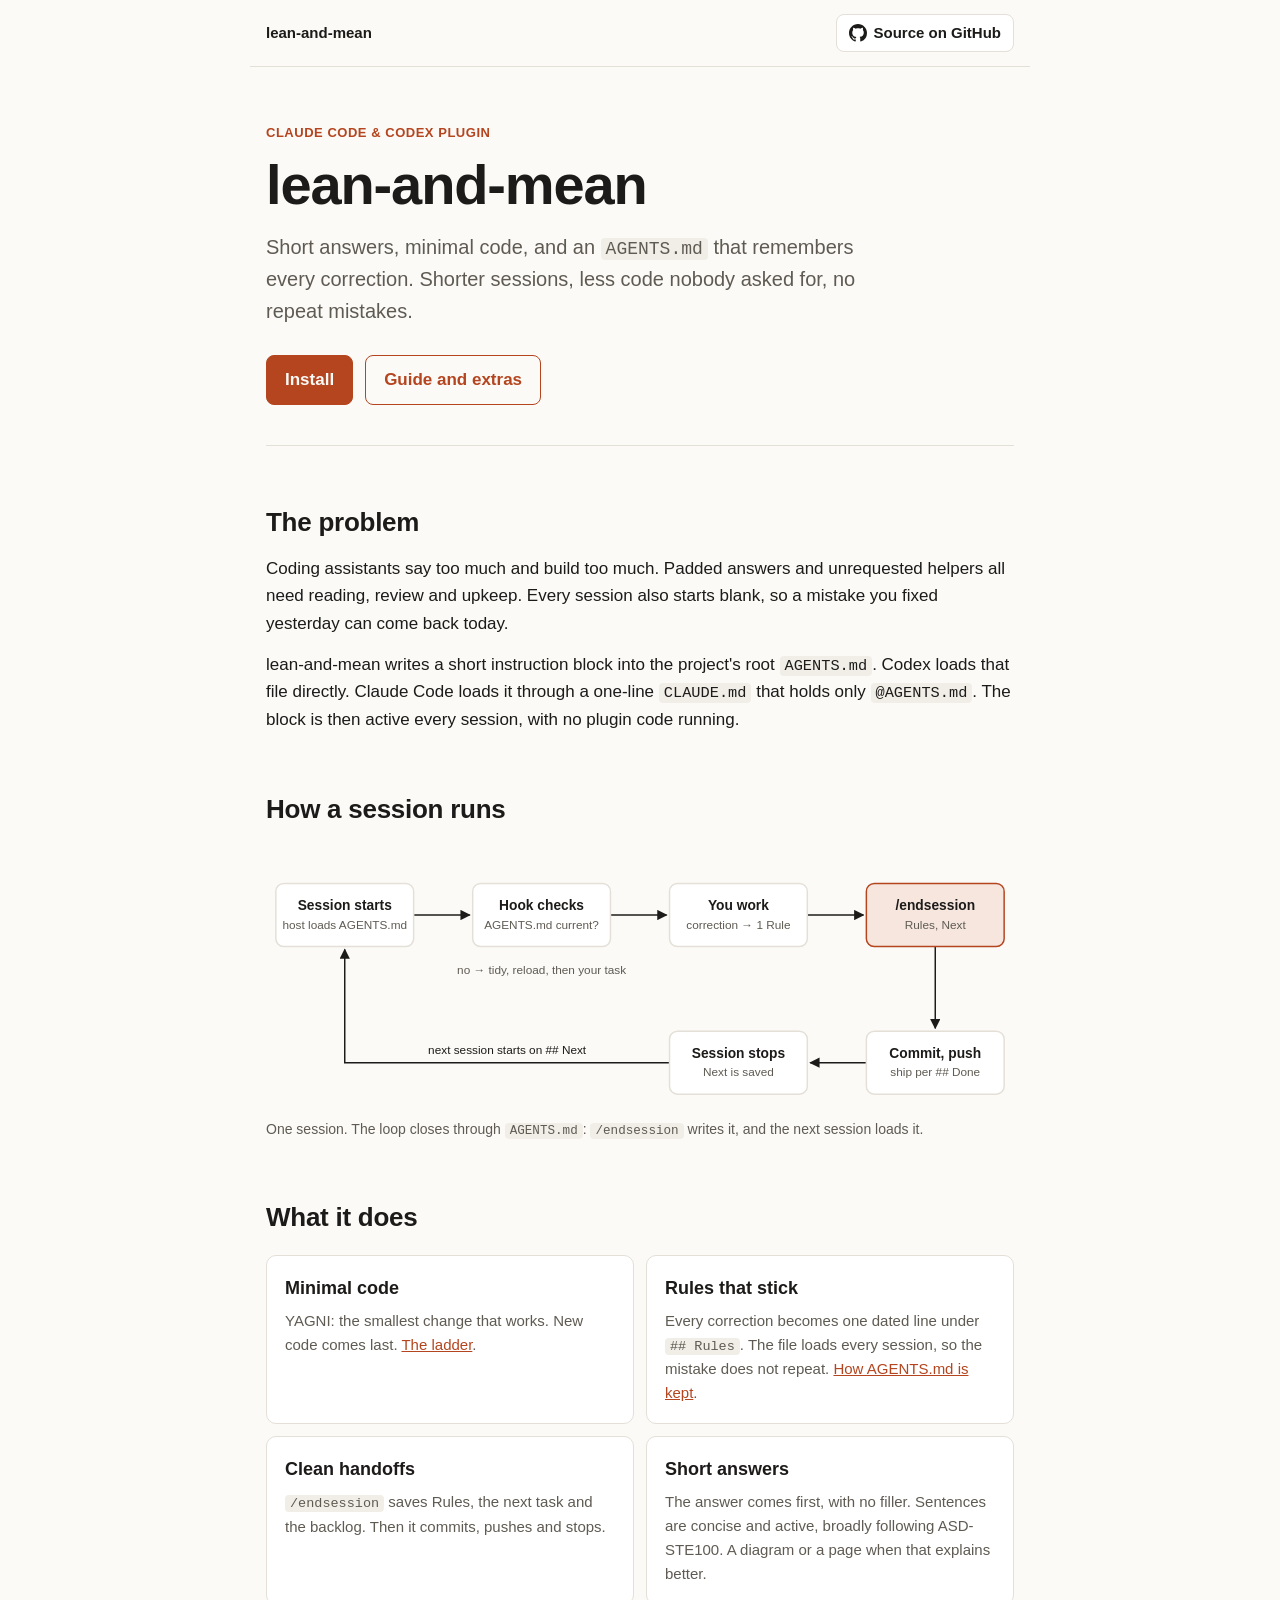
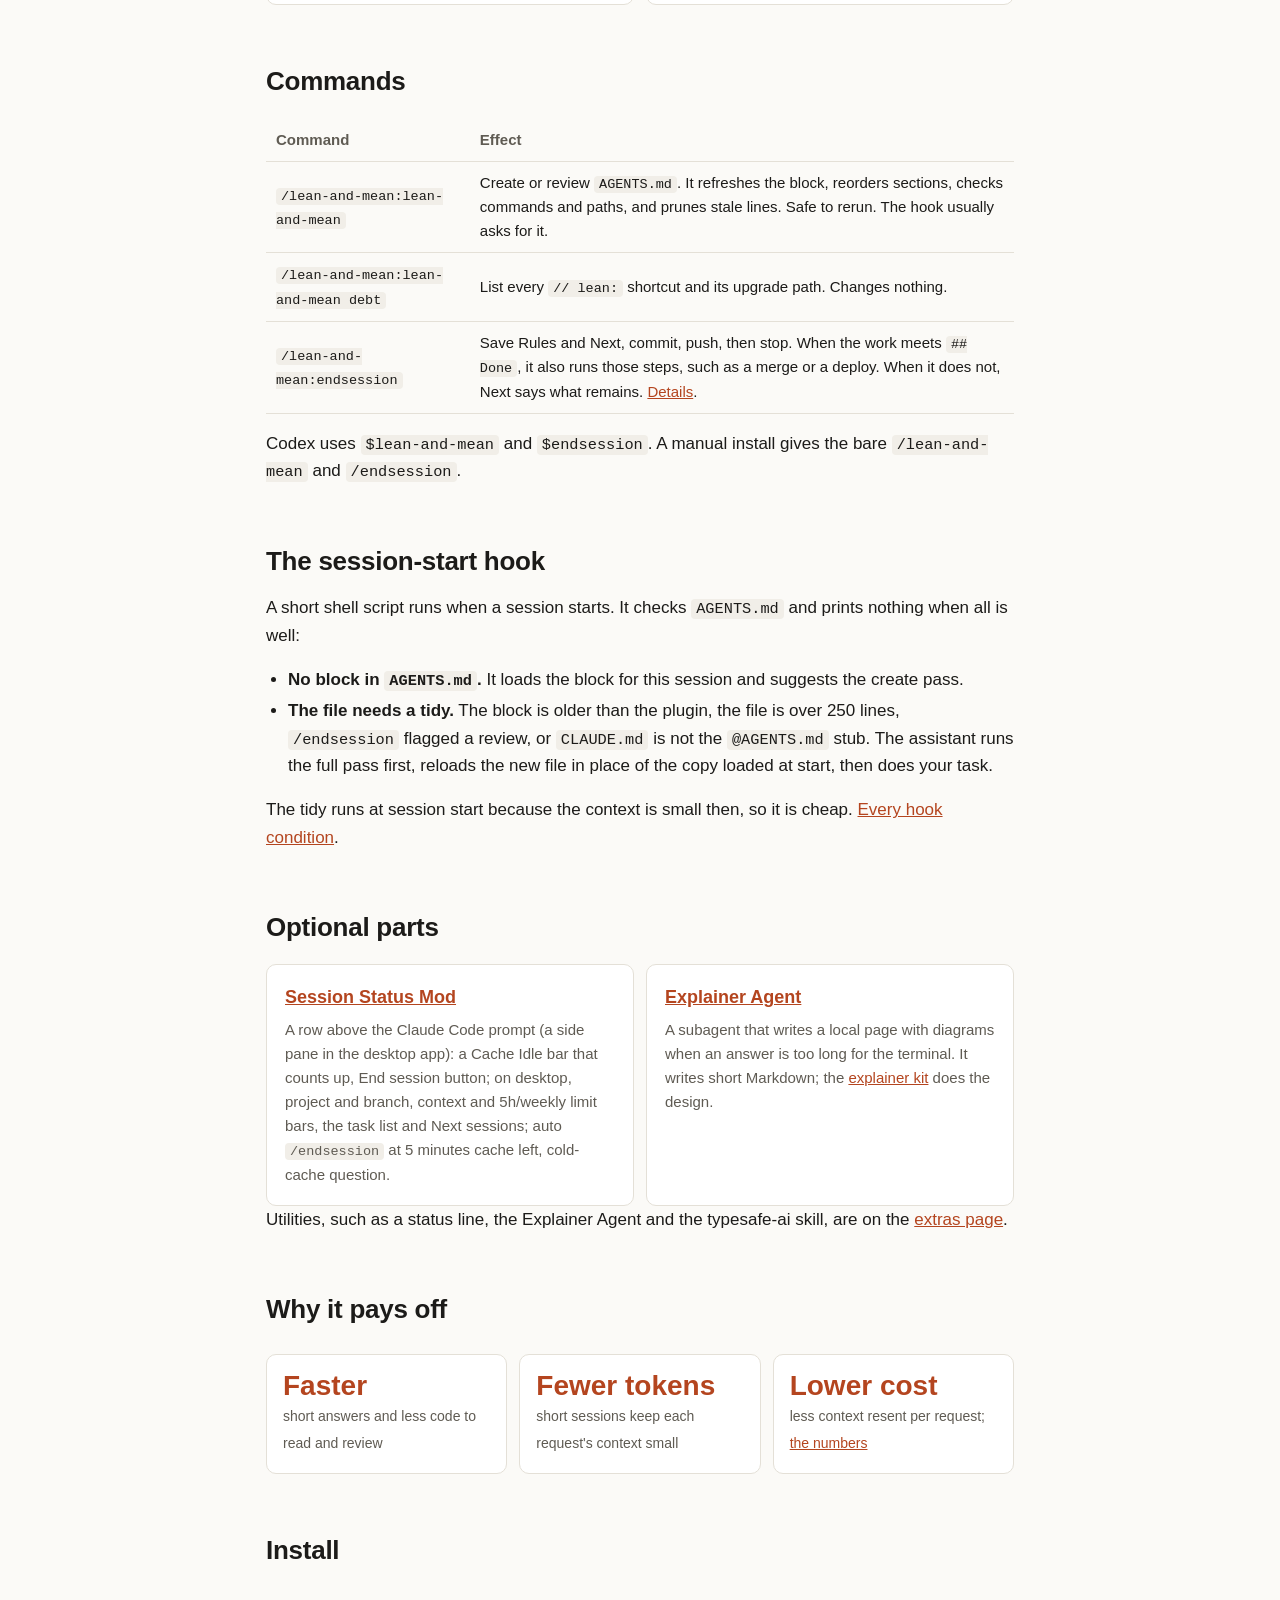
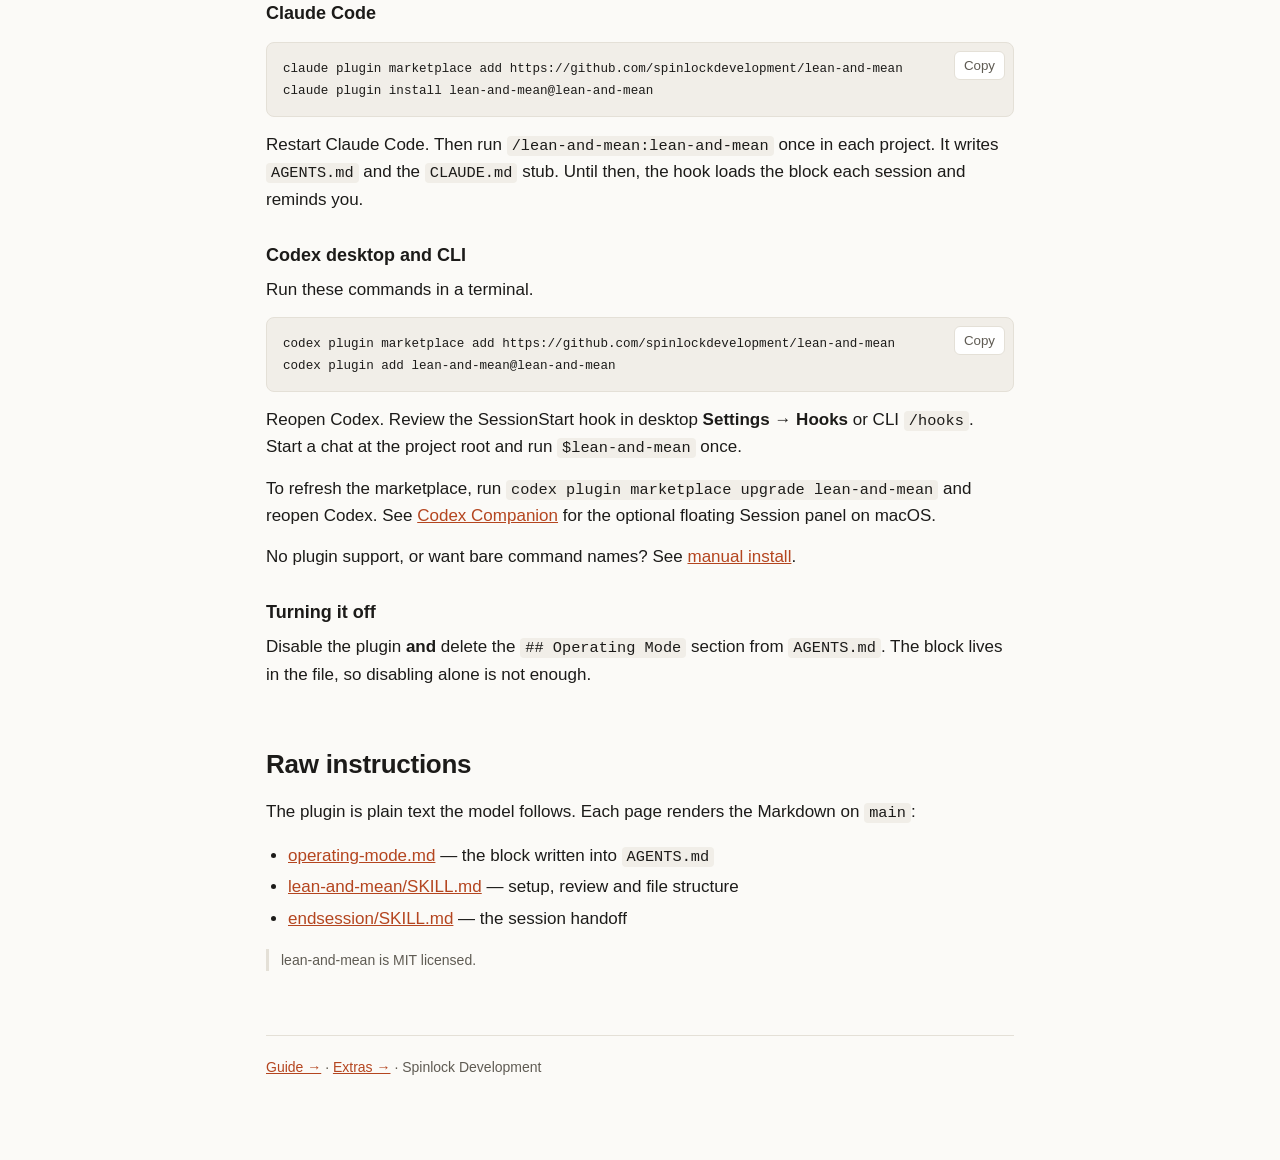
<file: docs/index.html>
<!doctype html>
<html lang="en">
<head>
<meta charset="utf-8">
<meta name="viewport" content="width=device-width, initial-scale=1">
<title>lean-and-mean</title>
<meta name="description" content="A Claude Code and Codex plugin for concise prose, YAGNI code, and project instructions that maintain themselves. Shorter sessions, less code, fewer repeat mistakes.">
<link rel="stylesheet" href="style.css">
</head>
<body>
<nav class="topbar">
  <a class="brand" href="./">lean-and-mean</a>
  <a class="gh" href="https://github.com/spinlockdevelopment/lean-and-mean"><svg viewBox="0 0 16 16" width="18" height="18" aria-hidden="true" fill="currentColor"><path d="M8 0C3.58 0 0 3.58 0 8c0 3.54 2.29 6.53 5.47 7.59.4.07.55-.17.55-.38 0-.19-.01-.82-.01-1.49-2.01.37-2.53-.49-2.69-.94-.09-.23-.48-.94-.82-1.13-.28-.15-.68-.52-.01-.53.63-.01 1.08.58 1.23.82.72 1.21 1.87.87 2.33.66.07-.52.28-.87.51-1.07-1.78-.2-3.64-.89-3.64-3.95 0-.87.31-1.59.82-2.15-.08-.2-.36-1.02.08-2.12 0 0 .67-.21 2.2.82.64-.18 1.32-.27 2-.27.68 0 1.36.09 2 .27 1.53-1.04 2.2-.82 2.2-.82.44 1.1.16 1.92.08 2.12.51.56.82 1.27.82 2.15 0 3.07-1.87 3.75-3.65 3.95.29.25.54.73.54 1.48 0 1.07-.01 1.93-.01 2.2 0 .21.15.46.55.38A8.013 8.013 0 0016 8c0-4.42-3.58-8-8-8z"/></svg>Source on GitHub</a>
</nav>
<main>

<header>
  <div class="eyebrow">Claude Code &amp; Codex plugin</div>
  <h1>lean-and-mean</h1>
  <p class="lede">Short answers, minimal code, and an <code>AGENTS.md</code> that remembers every correction. Shorter sessions, less code nobody asked for, no repeat mistakes.</p>
  <div class="cta"><a class="btn primary" href="#install">Install</a> <a class="btn ghost" href="guide.html">Guide and extras</a></div>
</header>

<h2>The problem</h2>
<p>Coding assistants say too much and build too much. Padded answers and unrequested helpers all need reading, review and upkeep. Every session also starts blank, so a mistake you fixed yesterday can come back today.</p>
<p>lean-and-mean writes a short instruction block into the project's root <code>AGENTS.md</code>. Codex loads that file directly. Claude Code loads it through a one-line <code>CLAUDE.md</code> that holds only <code>@AGENTS.md</code>. The block is then active every session, with no plugin code running.</p>

<h2>How a session runs</h2>
<figure class="fig">
  <svg viewBox="0 0 760 260" role="img" aria-labelledby="loop-t loop-d">
    <title id="loop-t">One session with lean-and-mean</title>
    <desc id="loop-d">The session starts and the host loads AGENTS.md. The hook checks that AGENTS.md has the current block, is under 250 lines, has no review flag, and that CLAUDE.md is the stub. If any check fails, the assistant tidies AGENTS.md, reloads it, then does your task. You work, and each correction becomes one Rule line. /endsession writes Rules and Next. It commits, pushes, and ships per the Done section when the work is complete. The session stops, and the next session starts from Next.</desc>
    <defs><marker id="loop-a" viewBox="0 0 10 10" refX="9" refY="5" markerWidth="7" markerHeight="7" orient="auto-start-reverse"><path d="M0 0L10 5L0 10z" fill="currentColor"/></marker></defs>
    <g fill="none" stroke="currentColor" stroke-width="1.5" marker-end="url(#loop-a)">
      <line x1="150" y1="62" x2="207" y2="62"/>
      <line x1="350" y1="62" x2="407" y2="62"/>
      <line x1="550" y1="62" x2="607" y2="62"/>
      <line x1="680" y1="94" x2="680" y2="177"/>
      <line x1="610" y1="212" x2="553" y2="212"/>
      <polyline points="410,212 80,212 80,97"/>
    </g>
    <rect class="box" x="10" y="30" width="140" height="64" rx="8"/>
    <rect class="box" x="210" y="30" width="140" height="64" rx="8"/>
    <rect class="box" x="410" y="30" width="140" height="64" rx="8"/>
    <rect class="key" x="610" y="30" width="140" height="64" rx="8"/>
    <rect class="box" x="610" y="180" width="140" height="64" rx="8"/>
    <rect class="box" x="410" y="180" width="140" height="64" rx="8"/>
    <g text-anchor="middle" fill="currentColor">
      <text x="80" y="57" font-weight="600" font-size="14">Session starts</text>
      <text x="80" y="76" class="mut" font-size="12">host loads AGENTS.md</text>
      <text x="280" y="57" font-weight="600" font-size="14">Hook checks</text>
      <text x="280" y="76" class="mut" font-size="12">AGENTS.md current?</text>
      <text x="480" y="57" font-weight="600" font-size="14">You work</text>
      <text x="480" y="76" class="mut" font-size="12">correction → 1 Rule</text>
      <text x="680" y="57" font-weight="600" font-size="14">/endsession</text>
      <text x="680" y="76" class="mut" font-size="12">Rules, Next</text>
      <text x="680" y="207" font-weight="600" font-size="14">Commit, push</text>
      <text x="680" y="226" class="mut" font-size="12">ship per ## Done</text>
      <text x="480" y="207" font-weight="600" font-size="14">Session stops</text>
      <text x="480" y="226" class="mut" font-size="12">Next is saved</text>
      <text x="280" y="122" class="mut" font-size="12">no → tidy, reload, then your task</text>
      <text x="245" y="203" font-size="12">next session starts on ## Next</text>
    </g>
  </svg>
  <figcaption>One session. The loop closes through <code>AGENTS.md</code>: <code>/endsession</code> writes it, and the next session loads it.</figcaption>
</figure>

<h2>What it does</h2>
<div class="grid">
  <div class="card"><h3>Minimal code</h3><p>YAGNI: the smallest change that works. New code comes last. <a href="guide.html#yagni">The ladder</a>.</p></div>
  <div class="card"><h3>Rules that stick</h3><p>Every correction becomes one dated line under <code>## Rules</code>. The file loads every session, so the mistake does not repeat. <a href="guide.html#agents">How AGENTS.md is kept</a>.</p></div>
  <div class="card"><h3>Clean handoffs</h3><p><code>/endsession</code> saves Rules, the next task and the backlog. Then it commits, pushes and stops.</p></div>
  <div class="card"><h3>Short answers</h3><p>The answer comes first, with no filler. Sentences are concise and active, broadly following ASD-STE100. A diagram or a page when that explains better.</p></div>
</div>

<h2>Commands</h2>
<div class="table-wrap"><table>
  <tr><th>Command</th><th>Effect</th></tr>
  <tr><td><code>/lean-and-mean:lean-and-mean</code></td><td>Create or review <code>AGENTS.md</code>. It refreshes the block, reorders sections, checks commands and paths, and prunes stale lines. Safe to rerun. The hook usually asks for it.</td></tr>
  <tr><td><code>/lean-and-mean:lean-and-mean debt</code></td><td>List every <code>// lean:</code> shortcut and its upgrade path. Changes nothing.</td></tr>
  <tr><td><code>/lean-and-mean:endsession</code></td><td>Save Rules and Next, commit, push, then stop. When the work meets <code>## Done</code>, it also runs those steps, such as a merge or a deploy. When it does not, Next says what remains. <a href="guide.html#endsession">Details</a>.</td></tr>
</table></div>
<p>Codex uses <code>$lean-and-mean</code> and <code>$endsession</code>. A manual install gives the bare <code>/lean-and-mean</code> and <code>/endsession</code>.</p>

<h2>The session-start hook</h2>
<p>A short shell script runs when a session starts. It checks <code>AGENTS.md</code> and prints nothing when all is well:</p>
<ul>
  <li><b>No block in <code>AGENTS.md</code>.</b> It loads the block for this session and suggests the create pass.</li>
  <li><b>The file needs a tidy.</b> The block is older than the plugin, the file is over 250 lines, <code>/endsession</code> flagged a review, or <code>CLAUDE.md</code> is not the <code>@AGENTS.md</code> stub. The assistant runs the full pass first, reloads the new file in place of the copy loaded at start, then does your task.</li>
</ul>
<p>The tidy runs at session start because the context is small then, so it is cheap. <a href="guide.html#hook">Every hook condition</a>.</p>

<h2 id="extras">Optional parts</h2>
<div class="grid">
  <div class="card"><h3><a href="guide.html#band">Session Status Mod</a></h3><p>A row above the Claude Code prompt (a side pane in the desktop app): a Cache Idle bar that counts up, End session button; on desktop, project and branch, context and 5h/weekly limit bars, the task list and Next sessions; auto <code>/endsession</code> at 5 minutes cache left, cold-cache question.</p></div>
  <div class="card"><h3><a href="guide.html#explainer">Explainer Agent</a></h3><p>A subagent that writes a local page with diagrams when an answer is too long for the terminal. It writes short Markdown; the <a href="explainer/">explainer kit</a> does the design.</p></div>
</div>
<p>Utilities, such as a status line, the Explainer Agent and the typesafe-ai skill, are on the <a href="extras.html">extras page</a>.</p>

<h2>Why it pays off</h2>
<div class="stats">
  <div class="stat"><b>Faster</b><span>short answers and less code to read and review</span></div>
  <div class="stat"><b>Fewer tokens</b><span>short sessions keep each request's context small</span></div>
  <div class="stat"><b>Lower cost</b><span>less context resent per request; <a href="guide.html#cost">the numbers</a></span></div>
</div>

<h2 id="install">Install</h2>
<h3>Claude Code</h3>
<pre><code>claude plugin marketplace add https://github.com/spinlockdevelopment/lean-and-mean
claude plugin install lean-and-mean@lean-and-mean</code></pre>
<p>Restart Claude Code. Then run <code>/lean-and-mean:lean-and-mean</code> once in each project. It writes <code>AGENTS.md</code> and the <code>CLAUDE.md</code> stub. Until then, the hook loads the block each session and reminds you.</p>
<h3>Codex desktop and CLI</h3>
<p>Run these commands in a terminal.</p>
<pre><code>codex plugin marketplace add https://github.com/spinlockdevelopment/lean-and-mean
codex plugin add lean-and-mean@lean-and-mean</code></pre>
<p>Reopen Codex. Review the SessionStart hook in desktop <b>Settings → Hooks</b> or CLI <code>/hooks</code>. Start a chat at the project root and run <code>$lean-and-mean</code> once.</p>
<p>To refresh the marketplace, run <code>codex plugin marketplace upgrade lean-and-mean</code> and reopen Codex. See <a href="extras.html#codex-companion">Codex Companion</a> for the optional floating Session panel on macOS.</p>
<p>No plugin support, or want bare command names? See <a href="guide.html#manual">manual install</a>.</p>

<h3>Turning it off</h3>
<p>Disable the plugin <b>and</b> delete the <code>## Operating Mode</code> section from <code>AGENTS.md</code>. The block lives in the file, so disabling alone is not enough.</p>

<h2>Raw instructions</h2>
<p>The plugin is plain text the model follows. Each page renders the Markdown on <code>main</code>:</p>
<ul>
  <li><a href="md.html?f=operating-mode">operating-mode.md</a> — the block written into <code>AGENTS.md</code></li>
  <li><a href="md.html?f=lean-and-mean">lean-and-mean/SKILL.md</a> — setup, review and file structure</li>
  <li><a href="md.html?f=endsession">endsession/SKILL.md</a> — the session handoff</li>
</ul>
<p class="note">lean-and-mean is MIT licensed.</p>

<footer><a href="guide.html">Guide →</a> · <a href="extras.html">Extras →</a> · Spinlock Development</footer>

</main>
<script>
document.querySelectorAll('pre:not(.mock)').forEach(function (pre) {
  var b = document.createElement('button');
  b.className = 'copy'; b.type = 'button'; b.textContent = 'Copy';
  b.setAttribute('aria-label', 'Copy commands');
  b.addEventListener('click', function () {
    navigator.clipboard.writeText(pre.querySelector('code').innerText).then(function () {
      b.textContent = 'Copied'; setTimeout(function () { b.textContent = 'Copy'; }, 1500);
    }, function () { b.textContent = 'Select and copy'; });
  });
  pre.appendChild(b);
});
</script>
</body>
</html>
</file>
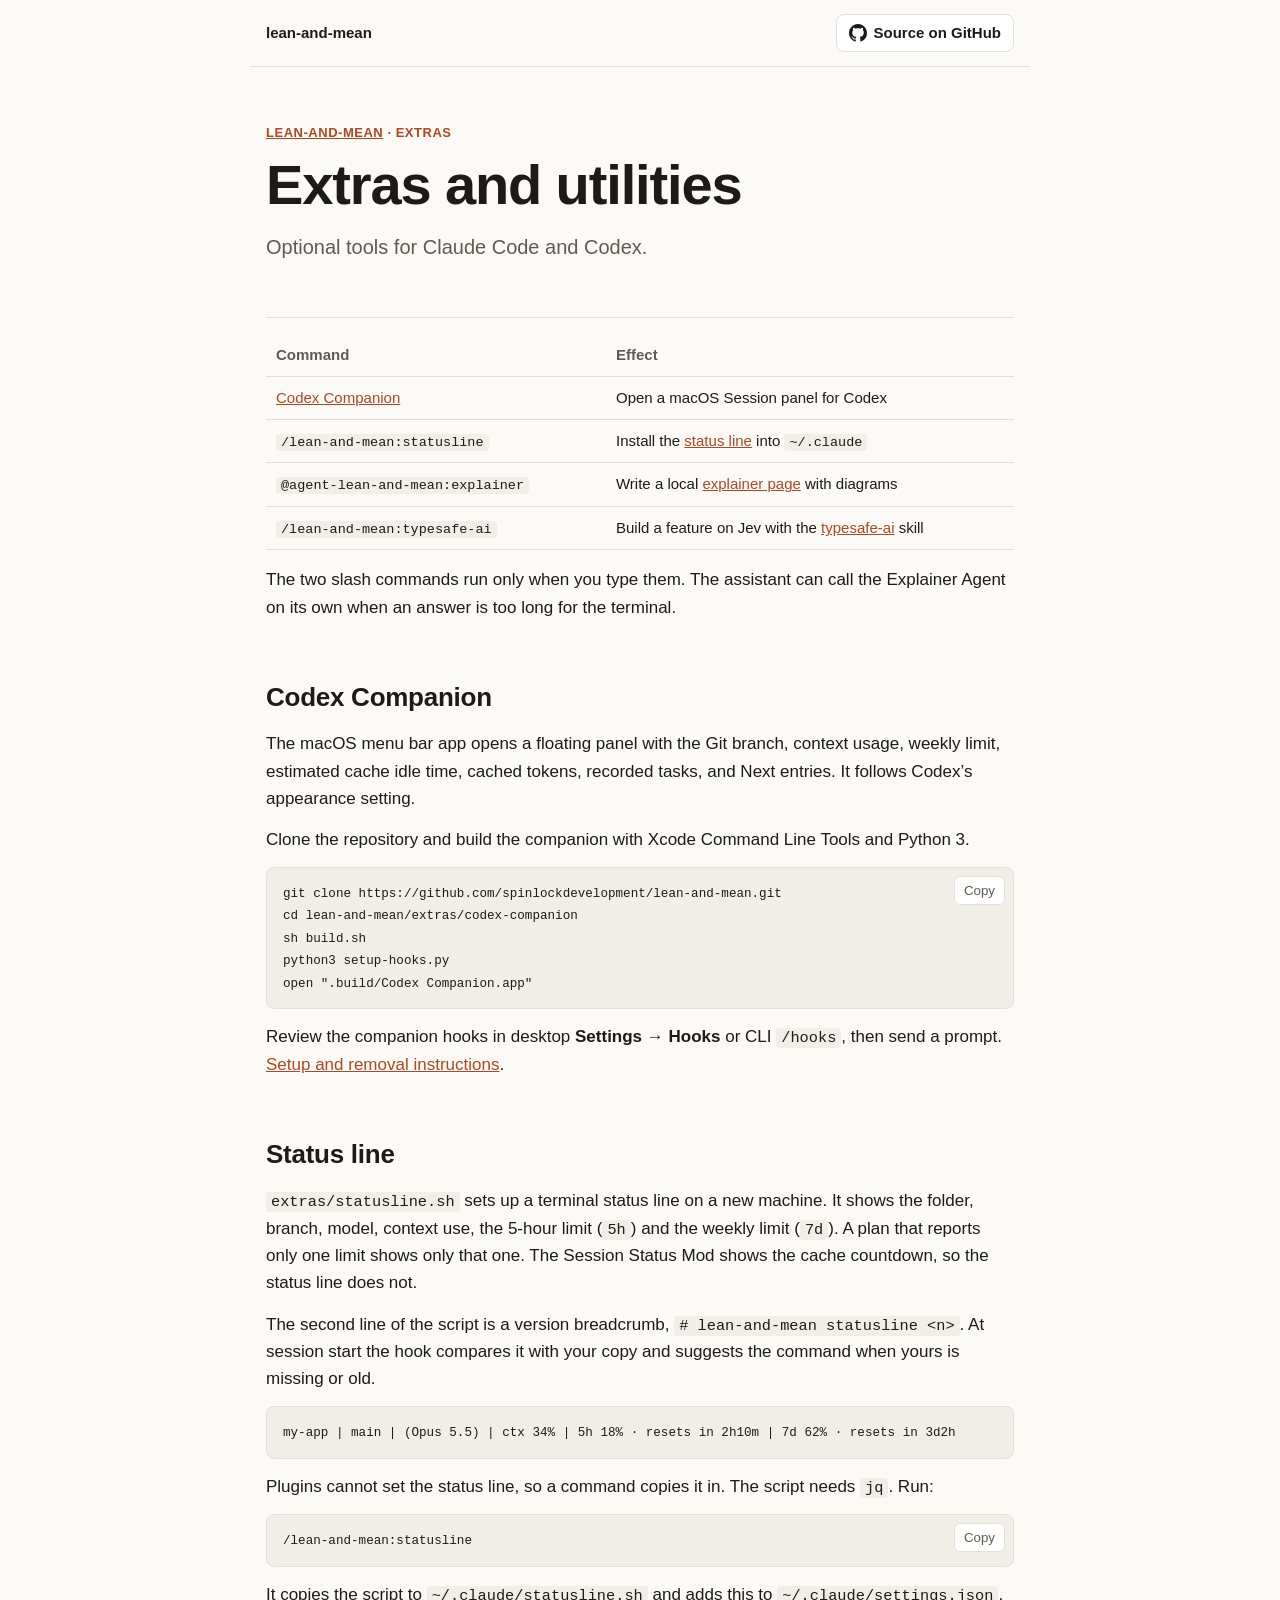
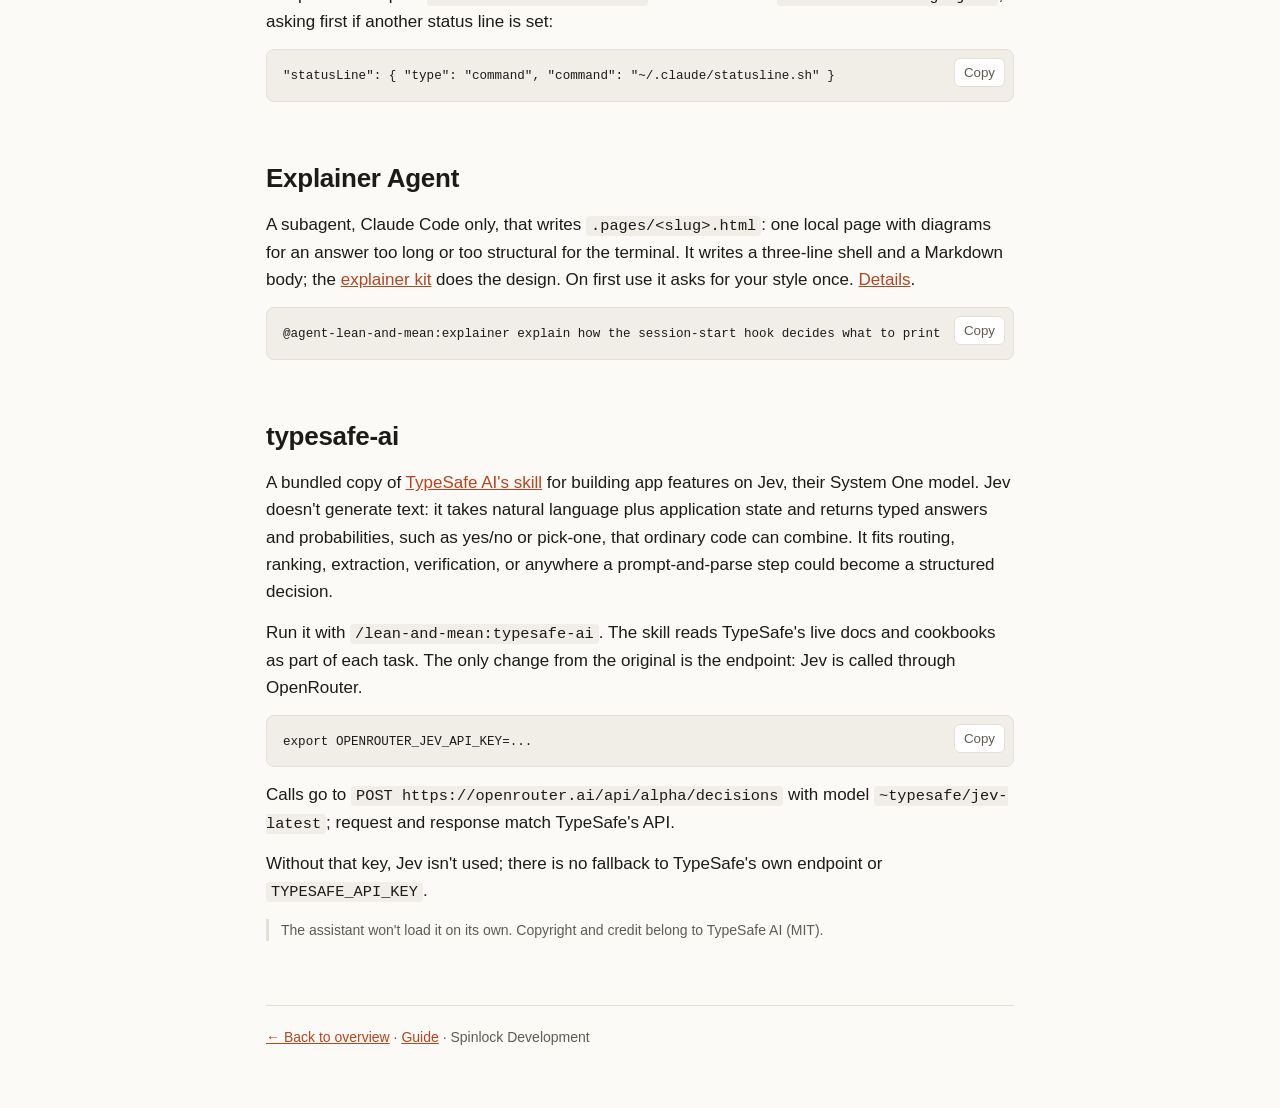
<file: docs/extras.html>
<!doctype html>
<html lang="en">
<head>
<meta charset="utf-8">
<meta name="viewport" content="width=device-width, initial-scale=1">
<title>lean-and-mean extras</title>
<meta name="description" content="Optional lean-and-mean utilities: a terminal status line for a new machine, the Explainer Agent, and the bundled typesafe-ai skill.">
<link rel="stylesheet" href="style.css">
</head>
<body>
<nav class="topbar">
  <a class="brand" href="./">lean-and-mean</a>
  <a class="gh" href="https://github.com/spinlockdevelopment/lean-and-mean"><svg viewBox="0 0 16 16" width="18" height="18" aria-hidden="true" fill="currentColor"><path d="M8 0C3.58 0 0 3.58 0 8c0 3.54 2.29 6.53 5.47 7.59.4.07.55-.17.55-.38 0-.19-.01-.82-.01-1.49-2.01.37-2.53-.49-2.69-.94-.09-.23-.48-.94-.82-1.13-.28-.15-.68-.52-.01-.53.63-.01 1.08.58 1.23.82.72 1.21 1.87.87 2.33.66.07-.52.28-.87.51-1.07-1.78-.2-3.64-.89-3.64-3.95 0-.87.31-1.59.82-2.15-.08-.2-.36-1.02.08-2.12 0 0 .67-.21 2.2.82.64-.18 1.32-.27 2-.27.68 0 1.36.09 2 .27 1.53-1.04 2.2-.82 2.2-.82.44 1.1.16 1.92.08 2.12.51.56.82 1.27.82 2.15 0 3.07-1.87 3.75-3.65 3.95.29.25.54.73.54 1.48 0 1.07-.01 1.93-.01 2.2 0 .21.15.46.55.38A8.013 8.013 0 0016 8c0-4.42-3.58-8-8-8z"/></svg>Source on GitHub</a>
</nav>
<main>

<header>
  <div class="eyebrow"><a href="./">lean-and-mean</a> · Extras</div>
  <h1>Extras and utilities</h1>
  <p class="lede">Optional tools for Claude Code and Codex.</p>
</header>

<div class="table-wrap"><table>
  <tr><th>Command</th><th>Effect</th></tr>
  <tr><td><a href="#codex-companion">Codex Companion</a></td><td>Open a macOS Session panel for Codex</td></tr>
  <tr><td><code>/lean-and-mean:statusline</code></td><td>Install the <a href="#statusline">status line</a> into <code>~/.claude</code></td></tr>
  <tr><td><code>@agent-lean-and-mean:explainer</code></td><td>Write a local <a href="#explainer">explainer page</a> with diagrams</td></tr>
  <tr><td><code>/lean-and-mean:typesafe-ai</code></td><td>Build a feature on Jev with the <a href="#typesafe">typesafe-ai</a> skill</td></tr>
</table></div>
<p>The two slash commands run only when you type them. The assistant can call the Explainer Agent on its own when an answer is too long for the terminal.</p>

<h2 id="codex-companion">Codex Companion</h2>
<p>The macOS menu bar app opens a floating panel with the Git branch, context usage, weekly limit, estimated cache idle time, cached tokens, recorded tasks, and Next entries. It follows Codex’s appearance setting.</p>
<p>Clone the repository and build the companion with Xcode Command Line Tools and Python 3.</p>
<pre><code>git clone https://github.com/spinlockdevelopment/lean-and-mean.git
cd lean-and-mean/extras/codex-companion
sh build.sh
python3 setup-hooks.py
open ".build/Codex Companion.app"</code></pre>
<p>Review the companion hooks in desktop <b>Settings → Hooks</b> or CLI <code>/hooks</code>, then send a prompt. <a href="https://github.com/spinlockdevelopment/lean-and-mean/blob/main/extras/codex-companion/README.md">Setup and removal instructions</a>.</p>

<h2 id="statusline">Status line</h2>
<p><code>extras/statusline.sh</code> sets up a terminal status line on a new machine. It shows the folder, branch, model, context use, the 5-hour limit (<code>5h</code>) and the weekly limit (<code>7d</code>). A plan that reports only one limit shows only that one. The Session Status Mod shows the cache countdown, so the status line does not.</p>
<p>The second line of the script is a version breadcrumb, <code># lean-and-mean statusline &lt;n&gt;</code>. At session start the hook compares it with your copy and suggests the command when yours is missing or old.</p>
<pre class="mock" aria-label="Status line example"><code>my-app | main | (Opus 5.5) | ctx 34% | 5h 18% · resets in 2h10m | 7d 62% · resets in 3d2h</code></pre>
<p>Plugins cannot set the status line, so a command copies it in. The script needs <code>jq</code>. Run:</p>
<pre><code>/lean-and-mean:statusline</code></pre>
<p>It copies the script to <code>~/.claude/statusline.sh</code> and adds this to <code>~/.claude/settings.json</code>, asking first if another status line is set:</p>
<pre><code>"statusLine": { "type": "command", "command": "~/.claude/statusline.sh" }</code></pre>

<h2 id="explainer">Explainer Agent</h2>
<p>A subagent, Claude Code only, that writes <code>.pages/&lt;slug&gt;.html</code>: one local page with diagrams for an answer too long or too structural for the terminal. It writes a three-line shell and a Markdown body; the <a href="explainer/">explainer kit</a> does the design. On first use it asks for your style once. <a href="guide.html#explainer">Details</a>.</p>
<pre><code>@agent-lean-and-mean:explainer explain how the session-start hook decides what to print</code></pre>

<h2 id="typesafe">typesafe-ai</h2>
<p>A bundled copy of <a href="https://github.com/typesafe-ai/skills">TypeSafe AI's skill</a> for building app features on Jev, their System One model. Jev doesn't generate text: it takes natural language plus application state and returns typed answers and probabilities, such as yes/no or pick-one, that ordinary code can combine. It fits routing, ranking, extraction, verification, or anywhere a prompt-and-parse step could become a structured decision.</p>
<p>Run it with <code>/lean-and-mean:typesafe-ai</code>. The skill reads TypeSafe's live docs and cookbooks as part of each task. The only change from the original is the endpoint: Jev is called through OpenRouter.</p>
<pre><code>export OPENROUTER_JEV_API_KEY=...</code></pre>
<p>Calls go to <code>POST https://openrouter.ai/api/alpha/decisions</code> with model <code>~typesafe/jev-latest</code>; request and response match TypeSafe's API.</p>
<p>Without that key, Jev isn't used; there is no fallback to TypeSafe's own endpoint or <code>TYPESAFE_API_KEY</code>.</p>
<p class="note">The assistant won't load it on its own. Copyright and credit belong to TypeSafe AI (MIT).</p>

<footer><a href="./">← Back to overview</a> · <a href="guide.html">Guide</a> · Spinlock Development</footer>

</main>
<script>
document.querySelectorAll('pre:not(.mock)').forEach(function (pre) {
  var b = document.createElement('button');
  b.className = 'copy'; b.type = 'button'; b.textContent = 'Copy';
  b.setAttribute('aria-label', 'Copy commands');
  b.addEventListener('click', function () {
    navigator.clipboard.writeText(pre.querySelector('code').innerText).then(function () {
      b.textContent = 'Copied'; setTimeout(function () { b.textContent = 'Copy'; }, 1500);
    }, function () { b.textContent = 'Select and copy'; });
  });
  pre.appendChild(b);
});
</script>
</body>
</html>
</file>
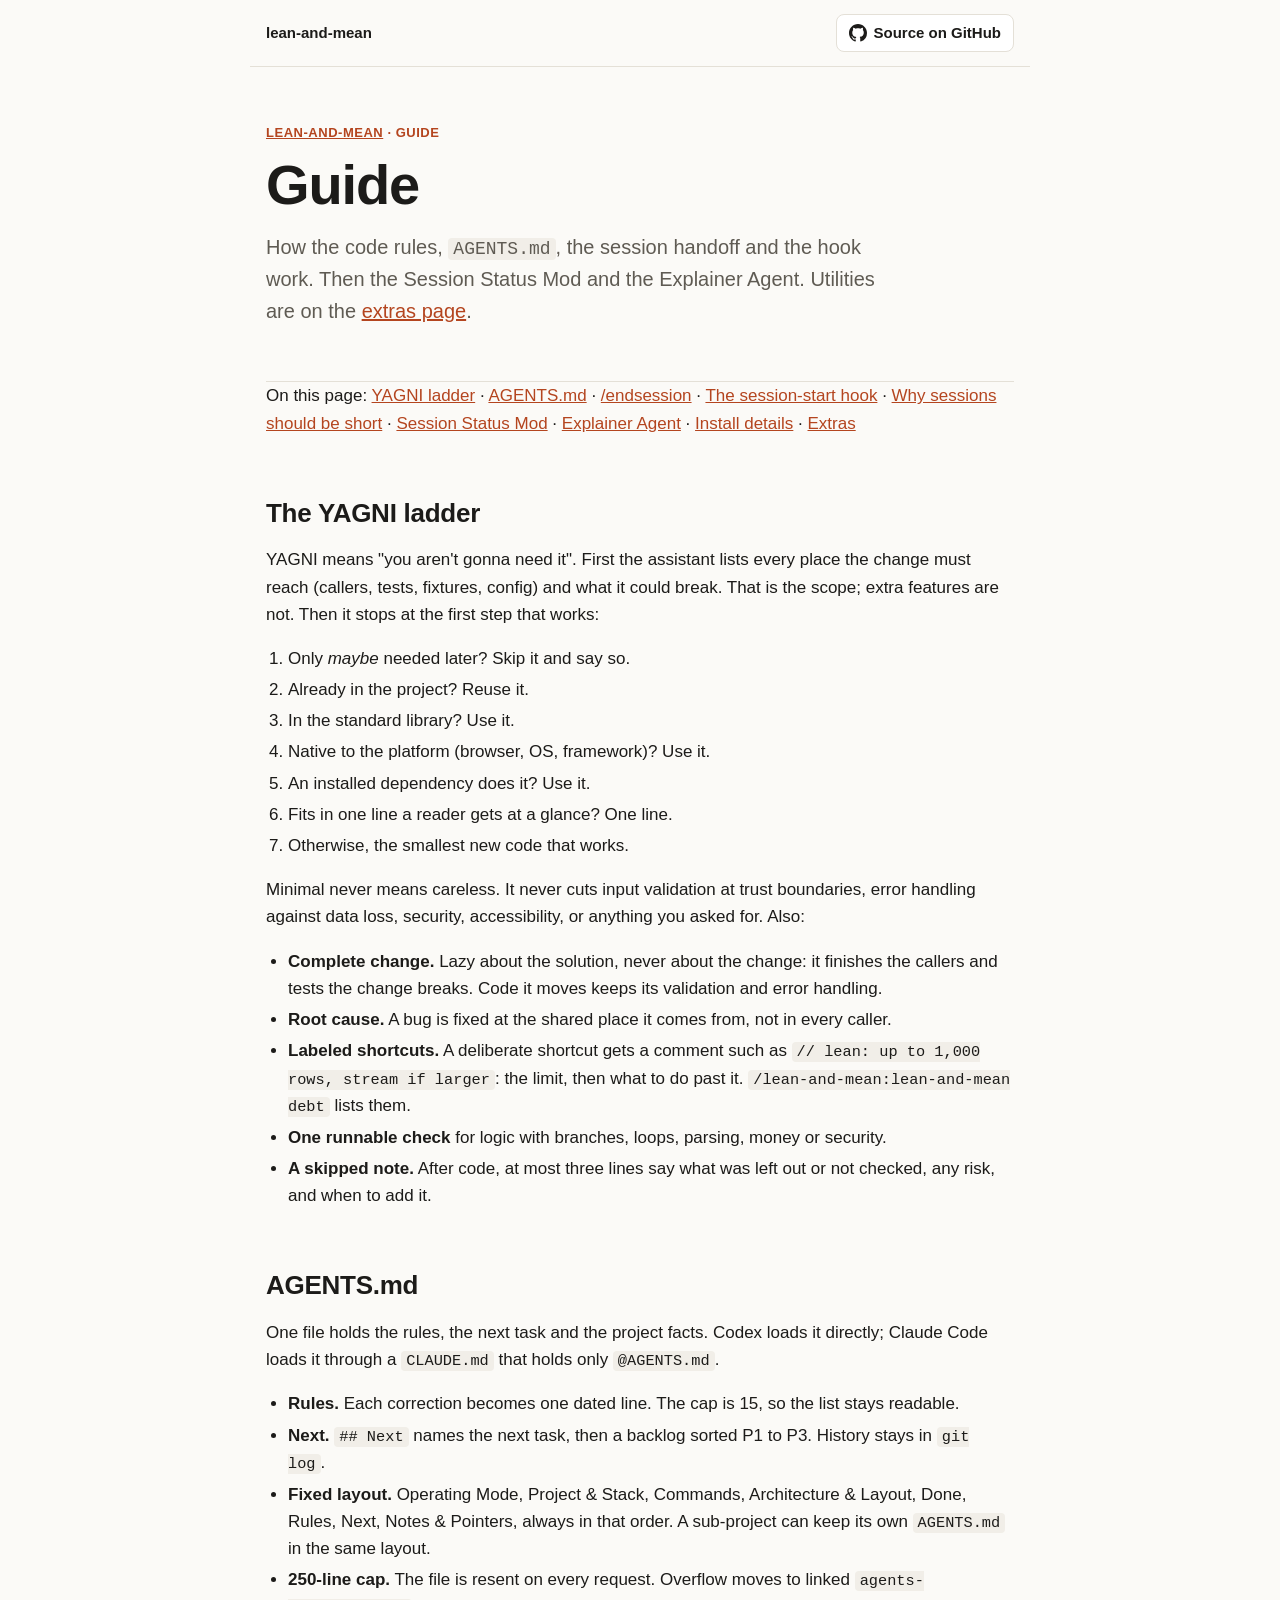
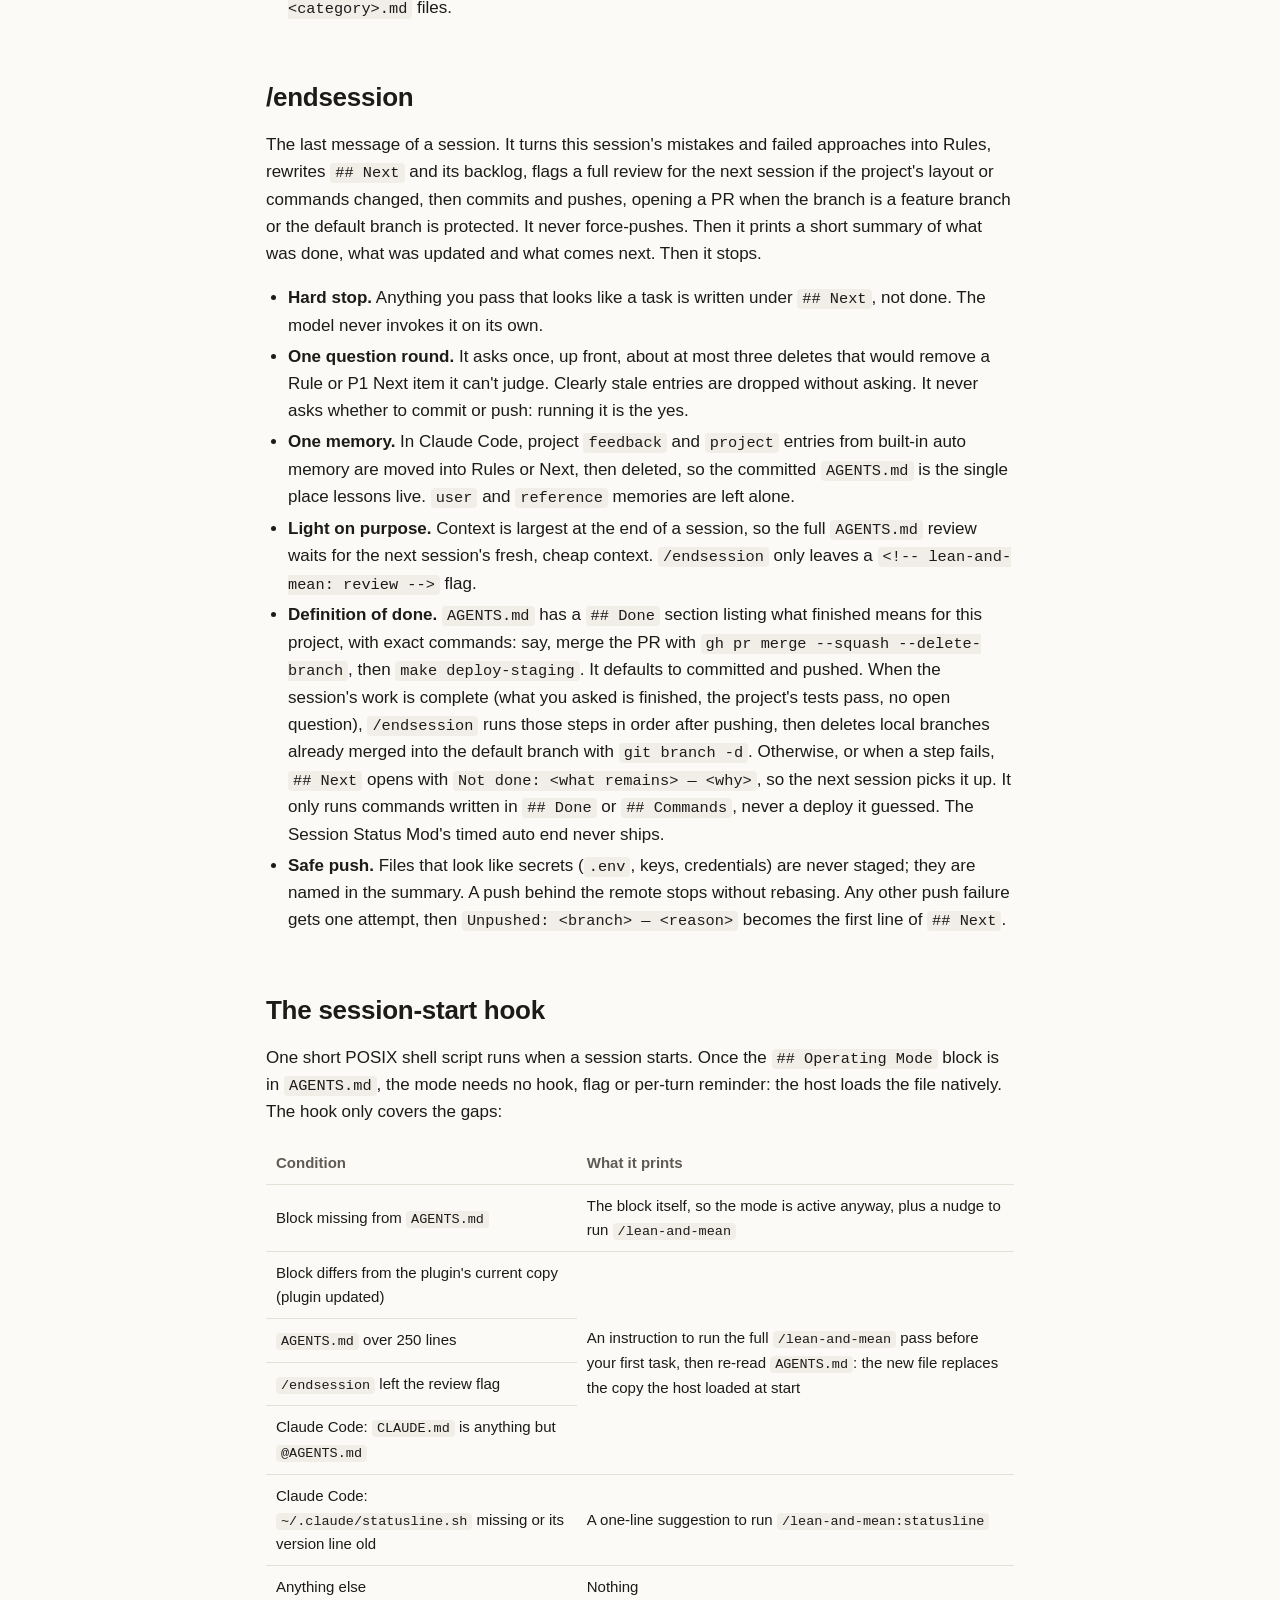
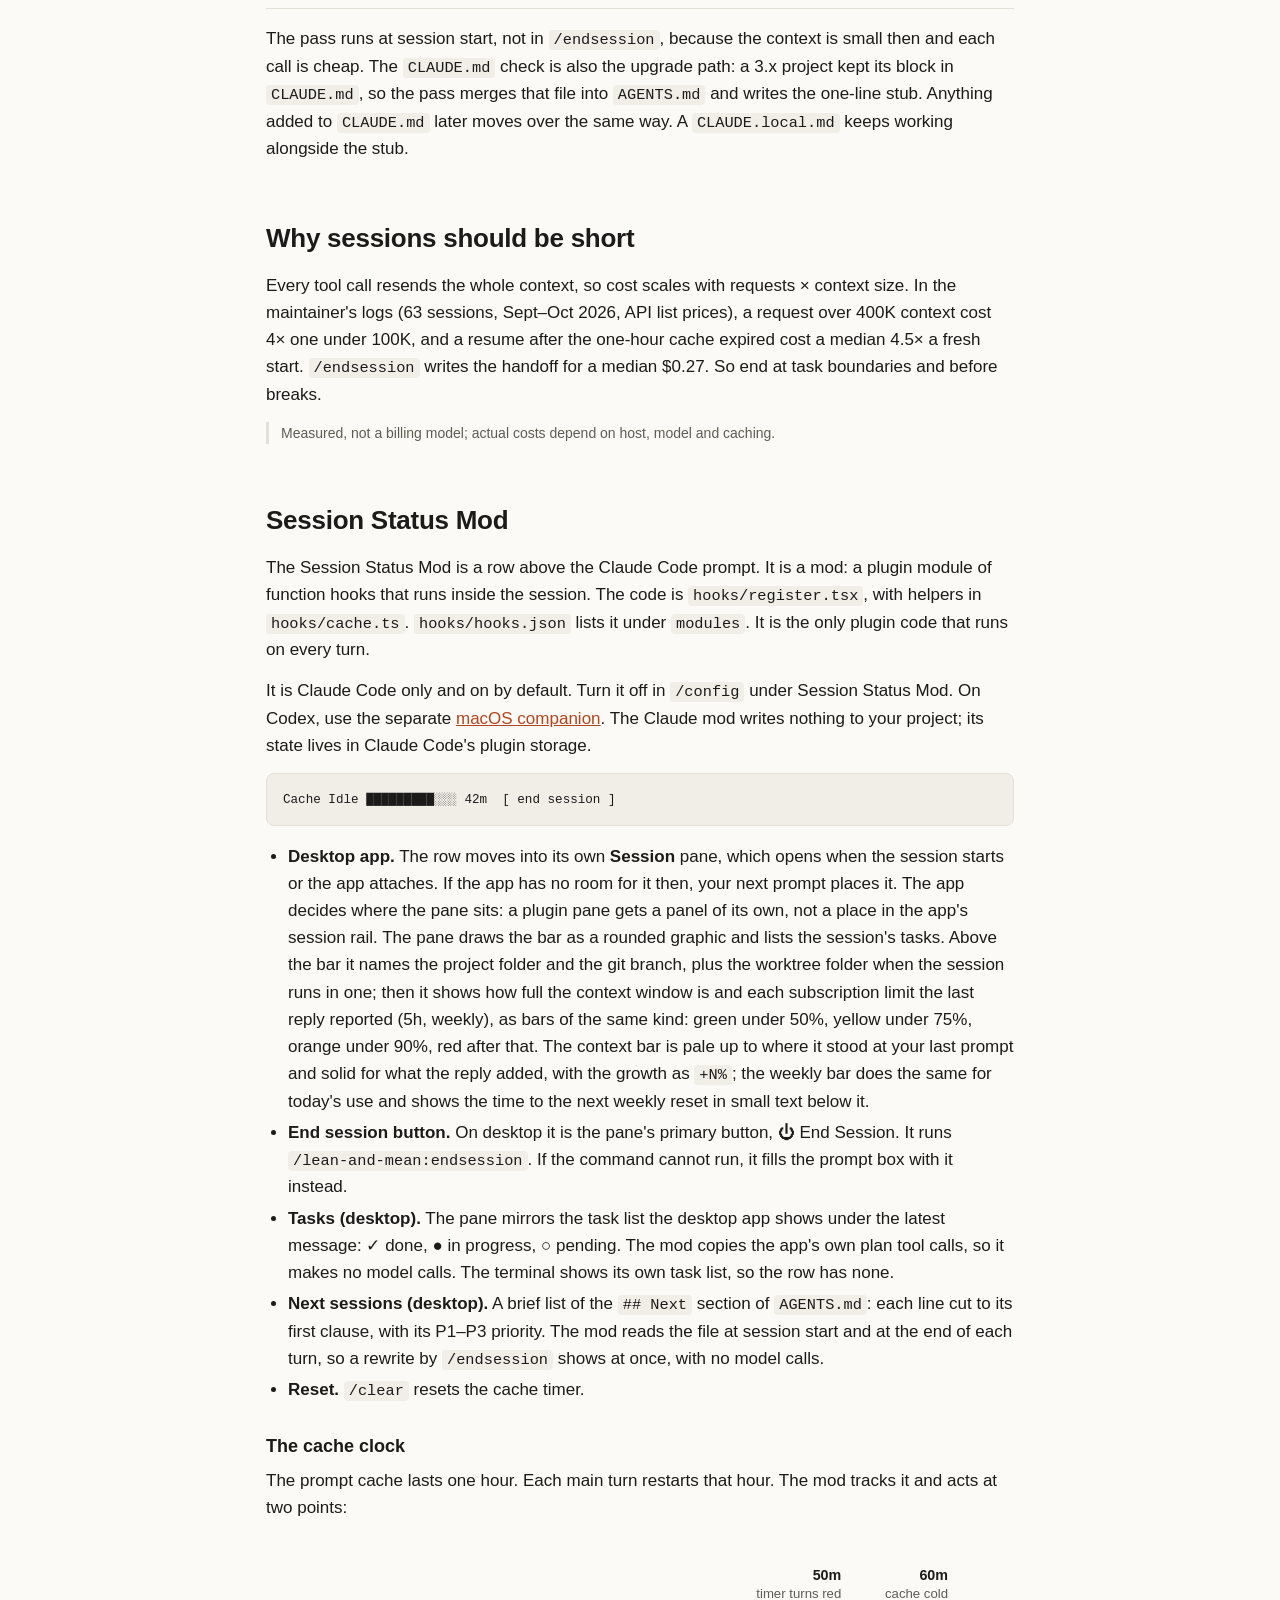
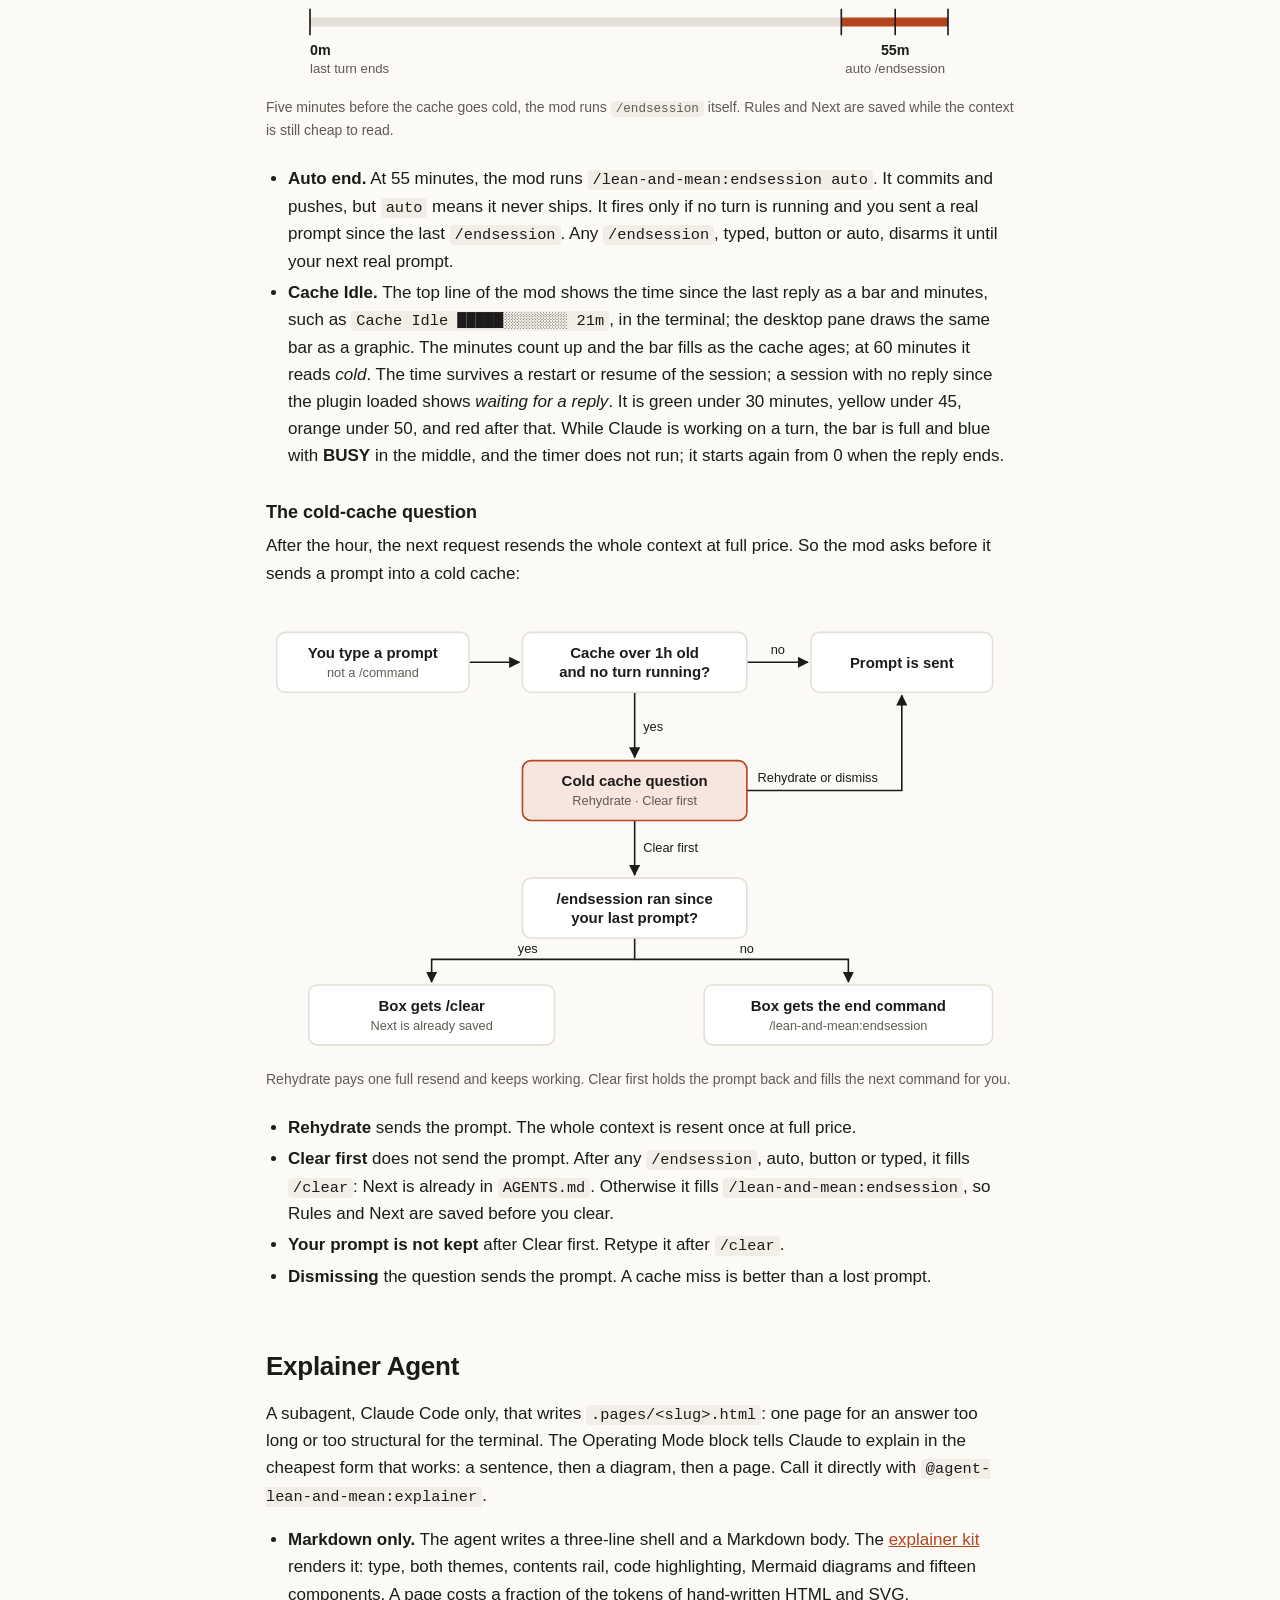
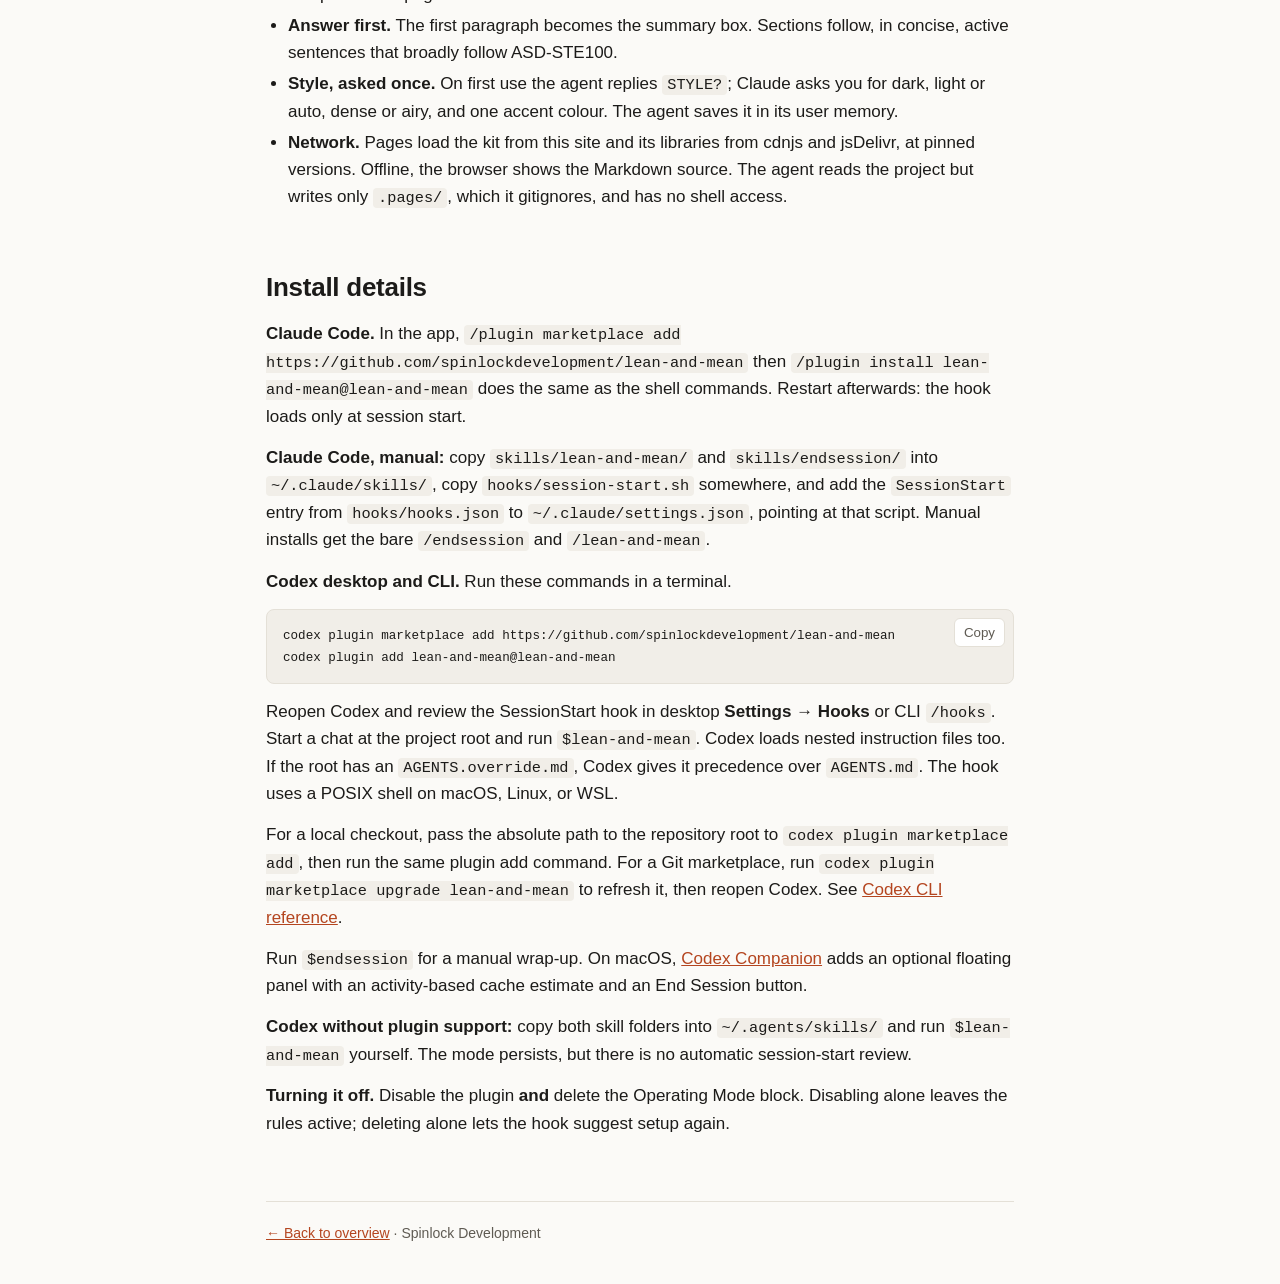
<file: docs/guide.html>
<!doctype html>
<html lang="en">
<head>
<meta charset="utf-8">
<meta name="viewport" content="width=device-width, initial-scale=1">
<title>lean-and-mean guide</title>
<meta name="description" content="lean-and-mean guide: /endsession, the session-start hook, the YAGNI ladder, AGENTS.md upkeep, the cost model, the Session Status Mod and its cold-cache question, the Explainer Agent, and install details.">
<link rel="stylesheet" href="style.css">
</head>
<body>
<nav class="topbar">
  <a class="brand" href="./">lean-and-mean</a>
  <a class="gh" href="https://github.com/spinlockdevelopment/lean-and-mean"><svg viewBox="0 0 16 16" width="18" height="18" aria-hidden="true" fill="currentColor"><path d="M8 0C3.58 0 0 3.58 0 8c0 3.54 2.29 6.53 5.47 7.59.4.07.55-.17.55-.38 0-.19-.01-.82-.01-1.49-2.01.37-2.53-.49-2.69-.94-.09-.23-.48-.94-.82-1.13-.28-.15-.68-.52-.01-.53.63-.01 1.08.58 1.23.82.72 1.21 1.87.87 2.33.66.07-.52.28-.87.51-1.07-1.78-.2-3.64-.89-3.64-3.95 0-.87.31-1.59.82-2.15-.08-.2-.36-1.02.08-2.12 0 0 .67-.21 2.2.82.64-.18 1.32-.27 2-.27.68 0 1.36.09 2 .27 1.53-1.04 2.2-.82 2.2-.82.44 1.1.16 1.92.08 2.12.51.56.82 1.27.82 2.15 0 3.07-1.87 3.75-3.65 3.95.29.25.54.73.54 1.48 0 1.07-.01 1.93-.01 2.2 0 .21.15.46.55.38A8.013 8.013 0 0016 8c0-4.42-3.58-8-8-8z"/></svg>Source on GitHub</a>
</nav>
<main>

<header>
  <div class="eyebrow"><a href="./">lean-and-mean</a> · Guide</div>
  <h1>Guide</h1>
  <p class="lede">How the code rules, <code>AGENTS.md</code>, the session handoff and the hook work. Then the Session Status Mod and the Explainer Agent. Utilities are on the <a href="extras.html">extras page</a>.</p>
</header>

<p>On this page: <a href="#yagni">YAGNI ladder</a> · <a href="#agents">AGENTS.md</a> · <a href="#endsession">/endsession</a> · <a href="#hook">The session-start hook</a> · <a href="#cost">Why sessions should be short</a> · <a href="#band">Session Status Mod</a> · <a href="#explainer">Explainer Agent</a> · <a href="#manual">Install details</a> · <a href="extras.html">Extras</a></p>

<h2 id="yagni">The YAGNI ladder</h2>
<p>YAGNI means "you aren't gonna need it". First the assistant lists every place the change must reach (callers, tests, fixtures, config) and what it could break. That is the scope; extra features are not. Then it stops at the first step that works:</p>
<ol>
  <li>Only <em>maybe</em> needed later? Skip it and say so.</li>
  <li>Already in the project? Reuse it.</li>
  <li>In the standard library? Use it.</li>
  <li>Native to the platform (browser, OS, framework)? Use it.</li>
  <li>An installed dependency does it? Use it.</li>
  <li>Fits in one line a reader gets at a glance? One line.</li>
  <li>Otherwise, the smallest new code that works.</li>
</ol>
<p>Minimal never means careless. It never cuts input validation at trust boundaries, error handling against data loss, security, accessibility, or anything you asked for. Also:</p>
<ul>
  <li><b>Complete change.</b> Lazy about the solution, never about the change: it finishes the callers and tests the change breaks. Code it moves keeps its validation and error handling.</li>
  <li><b>Root cause.</b> A bug is fixed at the shared place it comes from, not in every caller.</li>
  <li><b>Labeled shortcuts.</b> A deliberate shortcut gets a comment such as <code>// lean: up to 1,000 rows, stream if larger</code>: the limit, then what to do past it. <code>/lean-and-mean:lean-and-mean debt</code> lists them.</li>
  <li><b>One runnable check</b> for logic with branches, loops, parsing, money or security.</li>
  <li><b>A skipped note.</b> After code, at most three lines say what was left out or not checked, any risk, and when to add it.</li>
</ul>

<h2 id="agents">AGENTS.md</h2>
<p>One file holds the rules, the next task and the project facts. Codex loads it directly; Claude Code loads it through a <code>CLAUDE.md</code> that holds only <code>@AGENTS.md</code>.</p>
<ul>
  <li><b>Rules.</b> Each correction becomes one dated line. The cap is 15, so the list stays readable.</li>
  <li><b>Next.</b> <code>## Next</code> names the next task, then a backlog sorted P1 to P3. History stays in <code>git log</code>.</li>
  <li><b>Fixed layout.</b> Operating Mode, Project &amp; Stack, Commands, Architecture &amp; Layout, Done, Rules, Next, Notes &amp; Pointers, always in that order. A sub-project can keep its own <code>AGENTS.md</code> in the same layout.</li>
  <li><b>250-line cap.</b> The file is resent on every request. Overflow moves to linked <code>agents-&lt;category&gt;.md</code> files.</li>
</ul>

<h2 id="endsession">/endsession</h2>
<p>The last message of a session. It turns this session's mistakes and failed approaches into Rules, rewrites <code>## Next</code> and its backlog, flags a full review for the next session if the project's layout or commands changed, then commits and pushes, opening a PR when the branch is a feature branch or the default branch is protected. It never force-pushes. Then it prints a short summary of what was done, what was updated and what comes next. Then it stops.</p>
<ul>
  <li><b>Hard stop.</b> Anything you pass that looks like a task is written under <code>## Next</code>, not done. The model never invokes it on its own.</li>
  <li><b>One question round.</b> It asks once, up front, about at most three deletes that would remove a Rule or P1 Next item it can't judge. Clearly stale entries are dropped without asking. It never asks whether to commit or push: running it is the yes.</li>
  <li><b>One memory.</b> In Claude Code, project <code>feedback</code> and <code>project</code> entries from built-in auto memory are moved into Rules or Next, then deleted, so the committed <code>AGENTS.md</code> is the single place lessons live. <code>user</code> and <code>reference</code> memories are left alone.</li>
  <li><b>Light on purpose.</b> Context is largest at the end of a session, so the full <code>AGENTS.md</code> review waits for the next session's fresh, cheap context. <code>/endsession</code> only leaves a <code>&lt;!-- lean-and-mean: review --&gt;</code> flag.</li>
  <li><b>Definition of done.</b> <code>AGENTS.md</code> has a <code>## Done</code> section listing what finished means for this project, with exact commands: say, merge the PR with <code>gh pr merge --squash --delete-branch</code>, then <code>make deploy-staging</code>. It defaults to committed and pushed. When the session's work is complete (what you asked is finished, the project's tests pass, no open question), <code>/endsession</code> runs those steps in order after pushing, then deletes local branches already merged into the default branch with <code>git branch -d</code>. Otherwise, or when a step fails, <code>## Next</code> opens with <code>Not done: &lt;what remains&gt; — &lt;why&gt;</code>, so the next session picks it up. It only runs commands written in <code>## Done</code> or <code>## Commands</code>, never a deploy it guessed. The Session Status Mod's timed auto end never ships.</li>
  <li><b>Safe push.</b> Files that look like secrets (<code>.env</code>, keys, credentials) are never staged; they are named in the summary. A push behind the remote stops without rebasing. Any other push failure gets one attempt, then <code>Unpushed: &lt;branch&gt; — &lt;reason&gt;</code> becomes the first line of <code>## Next</code>.</li>
</ul>

<h2 id="hook">The session-start hook</h2>
<p>One short POSIX shell script runs when a session starts. Once the <code>## Operating Mode</code> block is in <code>AGENTS.md</code>, the mode needs no hook, flag or per-turn reminder: the host loads the file natively. The hook only covers the gaps:</p>
<div class="table-wrap"><table>
  <tr><th>Condition</th><th>What it prints</th></tr>
  <tr><td>Block missing from <code>AGENTS.md</code></td><td>The block itself, so the mode is active anyway, plus a nudge to run <code>/lean-and-mean</code></td></tr>
  <tr><td>Block differs from the plugin's current copy (plugin updated)</td><td rowspan="4">An instruction to run the full <code>/lean-and-mean</code> pass before your first task, then re-read <code>AGENTS.md</code>: the new file replaces the copy the host loaded at start</td></tr>
  <tr><td><code>AGENTS.md</code> over 250 lines</td></tr>
  <tr><td><code>/endsession</code> left the review flag</td></tr>
  <tr><td>Claude Code: <code>CLAUDE.md</code> is anything but <code>@AGENTS.md</code></td></tr>
  <tr><td>Claude Code: <code>~/.claude/statusline.sh</code> missing or its version line old</td><td>A one-line suggestion to run <code>/lean-and-mean:statusline</code></td></tr>
  <tr><td>Anything else</td><td>Nothing</td></tr>
</table></div>
<p>The pass runs at session start, not in <code>/endsession</code>, because the context is small then and each call is cheap. The <code>CLAUDE.md</code> check is also the upgrade path: a 3.x project kept its block in <code>CLAUDE.md</code>, so the pass merges that file into <code>AGENTS.md</code> and writes the one-line stub. Anything added to <code>CLAUDE.md</code> later moves over the same way. A <code>CLAUDE.local.md</code> keeps working alongside the stub.</p>

<h2 id="cost">Why sessions should be short</h2>
<p>Every tool call resends the whole context, so cost scales with requests × context size. In the maintainer's logs (63 sessions, Sept–Oct 2026, API list prices), a request over 400K context cost 4× one under 100K, and a resume after the one-hour cache expired cost a median 4.5× a fresh start. <code>/endsession</code> writes the handoff for a median $0.27. So end at task boundaries and before breaks.</p>
<p class="note">Measured, not a billing model; actual costs depend on host, model and caching.</p>

<h2 id="band">Session Status Mod</h2>
<p>The Session Status Mod is a row above the Claude Code prompt. It is a mod: a plugin module of function hooks that runs inside the session. The code is <code>hooks/register.tsx</code>, with helpers in <code>hooks/cache.ts</code>. <code>hooks/hooks.json</code> lists it under <code>modules</code>. It is the only plugin code that runs on every turn.</p>
<p>It is Claude Code only and on by default. Turn it off in <code>/config</code> under Session Status Mod. On Codex, use the separate <a href="extras.html#codex-companion">macOS companion</a>. The Claude mod writes nothing to your project; its state lives in Claude Code's plugin storage.</p>
<pre class="mock" aria-label="Session Status Mod example"><code>Cache Idle █████████░░░ 42m  [ end session ]</code></pre>
<ul>
  <li><b>Desktop app.</b> The row moves into its own <b>Session</b> pane, which opens when the session starts or the app attaches. If the app has no room for it then, your next prompt places it. The app decides where the pane sits: a plugin pane gets a panel of its own, not a place in the app's session rail. The pane draws the bar as a rounded graphic and lists the session's tasks. Above the bar it names the project folder and the git branch, plus the worktree folder when the session runs in one; then it shows how full the context window is and each subscription limit the last reply reported (5h, weekly), as bars of the same kind: green under 50%, yellow under 75%, orange under 90%, red after that. The context bar is pale up to where it stood at your last prompt and solid for what the reply added, with the growth as <code>+N%</code>; the weekly bar does the same for today's use and shows the time to the next weekly reset in small text below it.</li>
  <li><b>End session button.</b> On desktop it is the pane's primary button, ⏻ End Session. It runs <code>/lean-and-mean:endsession</code>. If the command cannot run, it fills the prompt box with it instead.</li>
  <li><b>Tasks (desktop).</b> The pane mirrors the task list the desktop app shows under the latest message: ✓ done, ● in progress, ○ pending. The mod copies the app's own plan tool calls, so it makes no model calls. The terminal shows its own task list, so the row has none.</li>
  <li><b>Next sessions (desktop).</b> A brief list of the <code>## Next</code> section of <code>AGENTS.md</code>: each line cut to its first clause, with its P1–P3 priority. The mod reads the file at session start and at the end of each turn, so a rewrite by <code>/endsession</code> shows at once, with no model calls.</li>
  <li><b>Reset.</b> <code>/clear</code> resets the cache timer.</li>
</ul>

<h3>The cache clock</h3>
<p>The prompt cache lasts one hour. Each main turn restarts that hour. The mod tracks it and acts at two points:</p>
<figure class="fig">
  <svg viewBox="0 0 680 130" role="img" aria-labelledby="clock-t clock-d">
    <title id="clock-t">The one-hour cache clock</title>
    <desc id="clock-d">At 0 minutes the last turn ends. At 50 minutes the Cache Idle timer turns red. At 55 minutes the mod runs /endsession auto. At 60 minutes the cache is cold.</desc>
    <line class="ln" x1="40" y1="70" x2="523" y2="70" stroke-width="8"/>
    <line class="acc-s" x1="523" y1="70" x2="620" y2="70" stroke-width="8"/>
    <g stroke="currentColor" stroke-width="1.5">
      <line x1="40" y1="58" x2="40" y2="82"/>
      <line x1="523" y1="58" x2="523" y2="82"/>
      <line x1="572" y1="58" x2="572" y2="82"/>
      <line x1="620" y1="58" x2="620" y2="82"/>
    </g>
    <g fill="currentColor" font-size="13">
      <text x="40" y="100" font-weight="600">0m</text>
      <text x="40" y="116" class="mut" font-size="12">last turn ends</text>
      <text x="523" y="32" font-weight="600" text-anchor="end">50m</text>
      <text x="523" y="48" class="mut" font-size="12" text-anchor="end">timer turns red</text>
      <text x="572" y="100" font-weight="600" text-anchor="middle">55m</text>
      <text x="572" y="116" class="mut" font-size="12" text-anchor="middle">auto /endsession</text>
      <text x="620" y="32" font-weight="600" text-anchor="end">60m</text>
      <text x="620" y="48" class="mut" font-size="12" text-anchor="end">cache cold</text>
    </g>
  </svg>
  <figcaption>Five minutes before the cache goes cold, the mod runs <code>/endsession</code> itself. Rules and Next are saved while the context is still cheap to read.</figcaption>
</figure>
<ul>
  <li><b>Auto end.</b> At 55 minutes, the mod runs <code>/lean-and-mean:endsession auto</code>. It commits and pushes, but <code>auto</code> means it never ships. It fires only if no turn is running and you sent a real prompt since the last <code>/endsession</code>. Any <code>/endsession</code>, typed, button or auto, disarms it until your next real prompt.</li>
  <li><b>Cache Idle.</b> The top line of the mod shows the time since the last reply as a bar and minutes, such as <code>Cache Idle █████░░░░░░░ 21m</code>, in the terminal; the desktop pane draws the same bar as a graphic. The minutes count up and the bar fills as the cache ages; at 60 minutes it reads <i>cold</i>. The time survives a restart or resume of the session; a session with no reply since the plugin loaded shows <i>waiting for a reply</i>. It is green under 30 minutes, yellow under 45, orange under 50, and red after that. While Claude is working on a turn, the bar is full and blue with <b>BUSY</b> in the middle, and the timer does not run; it starts again from 0 when the reply ends.</li>
</ul>

<h3>The cold-cache question</h3>
<p>After the hour, the next request resends the whole context at full price. So the mod asks before it sends a prompt into a cold cache:</p>
<figure class="fig">
  <svg viewBox="0 0 700 420" role="img" aria-labelledby="cold-t cold-d">
    <title id="cold-t">What happens to a prompt sent into a cold cache</title>
    <desc id="cold-d">You type a prompt that is not a slash command. If the cache is not over one hour old, or a turn is running, the prompt is sent. Otherwise a Cold cache question opens. Rehydrate or dismiss sends the prompt. Clear first holds it back. If an /endsession ran since your last prompt, the prompt box gets /clear. If not, the prompt box gets /lean-and-mean:endsession.</desc>
    <defs><marker id="cold-a" viewBox="0 0 10 10" refX="9" refY="5" markerWidth="7" markerHeight="7" orient="auto-start-reverse"><path d="M0 0L10 5L0 10z" fill="currentColor"/></marker></defs>
    <g fill="none" stroke="currentColor" stroke-width="1.5" marker-end="url(#cold-a)">
      <line x1="190" y1="48" x2="237" y2="48"/>
      <line x1="450" y1="48" x2="507" y2="48"/>
      <line x1="345" y1="76" x2="345" y2="137"/>
      <polyline points="450,168 595,168 595,79"/>
      <line x1="345" y1="196" x2="345" y2="247"/>
      <polyline points="345,306 345,326 155,326 155,347"/>
      <polyline points="345,326 545,326 545,347"/>
    </g>
    <rect class="box" x="10" y="20" width="180" height="56" rx="8"/>
    <rect class="box" x="240" y="20" width="210" height="56" rx="8"/>
    <rect class="box" x="510" y="20" width="170" height="56" rx="8"/>
    <rect class="key" x="240" y="140" width="210" height="56" rx="8"/>
    <rect class="box" x="240" y="250" width="210" height="56" rx="8"/>
    <rect class="box" x="40" y="350" width="230" height="56" rx="8"/>
    <rect class="box" x="410" y="350" width="270" height="56" rx="8"/>
    <g fill="currentColor" text-anchor="middle" font-size="14">
      <text x="100" y="44" font-weight="600">You type a prompt</text>
      <text x="100" y="62" class="mut" font-size="12">not a /command</text>
      <text x="345" y="44" font-weight="600">Cache over 1h old</text>
      <text x="345" y="62" font-weight="600">and no turn running?</text>
      <text x="595" y="53" font-weight="600">Prompt is sent</text>
      <text x="345" y="164" font-weight="600">Cold cache question</text>
      <text x="345" y="182" class="mut" font-size="12">Rehydrate · Clear first</text>
      <text x="345" y="274" font-weight="600">/endsession ran since</text>
      <text x="345" y="292" font-weight="600">your last prompt?</text>
      <text x="155" y="374" font-weight="600">Box gets /clear</text>
      <text x="155" y="392" class="mut" font-size="12">Next is already saved</text>
      <text x="545" y="374" font-weight="600">Box gets the end command</text>
      <text x="545" y="392" class="mut" font-size="12">/lean-and-mean:endsession</text>
    </g>
    <g fill="currentColor" font-size="12">
      <text x="479" y="40" text-anchor="middle">no</text>
      <text x="353" y="112">yes</text>
      <text x="460" y="160">Rehydrate or dismiss</text>
      <text x="353" y="226">Clear first</text>
      <text x="245" y="320" text-anchor="middle">yes</text>
      <text x="450" y="320" text-anchor="middle">no</text>
    </g>
  </svg>
  <figcaption>Rehydrate pays one full resend and keeps working. Clear first holds the prompt back and fills the next command for you.</figcaption>
</figure>
<ul>
  <li><b>Rehydrate</b> sends the prompt. The whole context is resent once at full price.</li>
  <li><b>Clear first</b> does not send the prompt. After any <code>/endsession</code>, auto, button or typed, it fills <code>/clear</code>: Next is already in <code>AGENTS.md</code>. Otherwise it fills <code>/lean-and-mean:endsession</code>, so Rules and Next are saved before you clear.</li>
  <li><b>Your prompt is not kept</b> after Clear first. Retype it after <code>/clear</code>.</li>
  <li><b>Dismissing</b> the question sends the prompt. A cache miss is better than a lost prompt.</li>
</ul>

<h2 id="explainer">Explainer Agent</h2>
<p>A subagent, Claude Code only, that writes <code>.pages/&lt;slug&gt;.html</code>: one page for an answer too long or too structural for the terminal. The Operating Mode block tells Claude to explain in the cheapest form that works: a sentence, then a diagram, then a page. Call it directly with <code>@agent-lean-and-mean:explainer</code>.</p>
<ul>
  <li><b>Markdown only.</b> The agent writes a three-line shell and a Markdown body. The <a href="explainer/">explainer kit</a> renders it: type, both themes, contents rail, code highlighting, Mermaid diagrams and fifteen components. A page costs a fraction of the tokens of hand-written HTML and SVG.</li>
  <li><b>Answer first.</b> The first paragraph becomes the summary box. Sections follow, in concise, active sentences that broadly follow ASD-STE100.</li>
  <li><b>Style, asked once.</b> On first use the agent replies <code>STYLE?</code>; Claude asks you for dark, light or auto, dense or airy, and one accent colour. The agent saves it in its user memory.</li>
  <li><b>Network.</b> Pages load the kit from this site and its libraries from cdnjs and jsDelivr, at pinned versions. Offline, the browser shows the Markdown source. The agent reads the project but writes only <code>.pages/</code>, which it gitignores, and has no shell access.</li>
</ul>

<h2 id="manual">Install details</h2>
<p><b>Claude Code.</b> In the app, <code>/plugin marketplace add https://github.com/spinlockdevelopment/lean-and-mean</code> then <code>/plugin install lean-and-mean@lean-and-mean</code> does the same as the shell commands. Restart afterwards: the hook loads only at session start.</p>
<p><b>Claude Code, manual:</b> copy <code>skills/lean-and-mean/</code> and <code>skills/endsession/</code> into <code>~/.claude/skills/</code>, copy <code>hooks/session-start.sh</code> somewhere, and add the <code>SessionStart</code> entry from <code>hooks/hooks.json</code> to <code>~/.claude/settings.json</code>, pointing at that script. Manual installs get the bare <code>/endsession</code> and <code>/lean-and-mean</code>.</p>
<p><b>Codex desktop and CLI.</b> Run these commands in a terminal.</p>
<pre><code>codex plugin marketplace add https://github.com/spinlockdevelopment/lean-and-mean
codex plugin add lean-and-mean@lean-and-mean</code></pre>
<p>Reopen Codex and review the SessionStart hook in desktop <b>Settings → Hooks</b> or CLI <code>/hooks</code>. Start a chat at the project root and run <code>$lean-and-mean</code>. Codex loads nested instruction files too. If the root has an <code>AGENTS.override.md</code>, Codex gives it precedence over <code>AGENTS.md</code>. The hook uses a POSIX shell on macOS, Linux, or WSL.</p>
<p>For a local checkout, pass the absolute path to the repository root to <code>codex plugin marketplace add</code>, then run the same plugin add command. For a Git marketplace, run <code>codex plugin marketplace upgrade lean-and-mean</code> to refresh it, then reopen Codex. See <a href="https://learn.chatgpt.com/docs/cli/reference#codex-plugin-marketplace">Codex CLI reference</a>.</p>
<p>Run <code>$endsession</code> for a manual wrap-up. On macOS, <a href="extras.html#codex-companion">Codex Companion</a> adds an optional floating panel with an activity-based cache estimate and an End Session button.</p>
<p><b>Codex without plugin support:</b> copy both skill folders into <code>~/.agents/skills/</code> and run <code>$lean-and-mean</code> yourself. The mode persists, but there is no automatic session-start review.</p>
<p><b>Turning it off.</b> Disable the plugin <b>and</b> delete the Operating Mode block. Disabling alone leaves the rules active; deleting alone lets the hook suggest setup again.</p>

<footer><a href="./">← Back to overview</a> · Spinlock Development</footer>

</main>
<script>
document.querySelectorAll('pre:not(.mock)').forEach(function (pre) {
  var b = document.createElement('button');
  b.className = 'copy'; b.type = 'button'; b.textContent = 'Copy';
  b.setAttribute('aria-label', 'Copy commands');
  b.addEventListener('click', function () {
    navigator.clipboard.writeText(pre.querySelector('code').innerText).then(function () {
      b.textContent = 'Copied'; setTimeout(function () { b.textContent = 'Copy'; }, 1500);
    }, function () { b.textContent = 'Select and copy'; });
  });
  pre.appendChild(b);
});
</script>
</body>
</html>
</file>
<file: docs/style.css>
:root {
  --bg: #fbfaf7; --fg: #1c1b19; --muted: #5f5b53; --line: #e4e0d7;
  --card: #ffffff; --accent: #b4451f; --accent-soft: #f6e6de; --code: #f1eee8;
}
@media (prefers-color-scheme: dark) {
  :root:not([data-theme="light"]) {
    --bg: #171614; --fg: #ece8e1; --muted: #a39d92; --line: #2e2b27;
    --card: #1f1d1a; --accent: #e8784f; --accent-soft: #3a241b; --code: #25221e;
  }
}
:root[data-theme="dark"] {
  --bg: #171614; --fg: #ece8e1; --muted: #a39d92; --line: #2e2b27;
  --card: #1f1d1a; --accent: #e8784f; --accent-soft: #3a241b; --code: #25221e;
}
* { box-sizing: border-box; }
body {
  margin: 0; background: var(--bg); color: var(--fg);
  font: 17px/1.6 -apple-system, BlinkMacSystemFont, "Segoe UI", Roboto, Helvetica, Arial, sans-serif;
}
main { max-width: 780px; margin: 0 auto; padding: 0 16px 64px; }
.topbar { display: flex; justify-content: space-between; align-items: center; max-width: 780px; margin: 0 auto; padding: 14px 16px; border-bottom: 1px solid var(--line); font-size: 15px; font-weight: 600; }
.topbar a { text-decoration: none; }
.topbar .brand { color: var(--fg); }
.topbar .gh { display: inline-flex; align-items: center; gap: 7px; padding: 6px 12px; border: 1px solid var(--line); border-radius: 8px; color: var(--fg); background: var(--card); }
.topbar .gh:hover { border-color: var(--accent); color: var(--accent); }
header { padding: 56px 0 40px; border-bottom: 1px solid var(--line); }
.eyebrow { color: var(--accent); font-weight: 600; letter-spacing: .04em; text-transform: uppercase; font-size: 13px; }
h1 { font-size: clamp(36px, 7vw, 56px); line-height: 1.05; margin: 12px 0 16px; letter-spacing: -0.02em; }
h2 { font-size: 26px; margin: 56px 0 12px; letter-spacing: -0.01em; }
h3 { font-size: 18px; margin: 28px 0 6px; }
p { margin: 0 0 14px; }
.lede { font-size: 20px; color: var(--muted); max-width: 640px; }
a { color: var(--accent); }
.cta { display: flex; flex-wrap: wrap; gap: 12px; margin-top: 28px; }
.btn { display: inline-block; padding: 10px 18px; border-radius: 8px; text-decoration: none; font-weight: 600; border: 1px solid var(--accent); }
.btn.primary { background: var(--accent); color: var(--bg); }
.btn.ghost { color: var(--accent); }
.stats { display: grid; grid-template-columns: repeat(3, 1fr); gap: 12px; margin: 24px 0 8px; }
.stat { background: var(--card); border: 1px solid var(--line); border-radius: 10px; padding: 16px; }
.stat b { display: block; font-size: 28px; color: var(--accent); line-height: 1.1; }
.stat span { color: var(--muted); font-size: 14px; }
.grid { display: grid; grid-template-columns: repeat(2, 1fr); gap: 12px; margin-top: 16px; }
@media (max-width: 560px) { .grid, .stats { grid-template-columns: 1fr; } }
.card { background: var(--card); border: 1px solid var(--line); border-radius: 10px; padding: 18px; }
.card h3 { margin-top: 0; }
.card p { color: var(--muted); font-size: 15px; margin: 0; }
.table-wrap { overflow-x: auto; margin: 16px 0; }
table { width: 100%; border-collapse: collapse; font-size: 15px; font-variant-numeric: tabular-nums; }
th, td { text-align: left; padding: 9px 10px; border-bottom: 1px solid var(--line); }
th { color: var(--muted); font-weight: 600; }
td.num, th.num { text-align: right; }
tr.hl td { background: var(--accent-soft); }
code { background: var(--code); padding: 1px 5px; border-radius: 4px; font-size: .9em; font-family: ui-monospace, SFMono-Regular, Menlo, Consolas, monospace; }
pre { position: relative; background: var(--code); border: 1px solid var(--line); border-radius: 8px; padding: 14px 16px; overflow-x: auto; font-size: 14px; }
pre code { background: none; padding: 0; }
.copy { position: absolute; top: 8px; right: 8px; font: 600 12px/1 inherit; padding: 6px 9px; border-radius: 6px; border: 1px solid var(--line); background: var(--card); color: var(--muted); cursor: pointer; }
.note { color: var(--muted); font-size: 14px; border-left: 3px solid var(--line); padding-left: 12px; }
ul, ol { padding-left: 22px; } li { margin: 4px 0; }
footer { margin-top: 64px; padding-top: 20px; border-top: 1px solid var(--line); color: var(--muted); font-size: 14px; }
figure.fig { margin: 24px 0; overflow-x: auto; }
.fig svg { display: block; width: 100%; min-width: 520px; height: auto; color: var(--fg); font: 13px -apple-system, BlinkMacSystemFont, "Segoe UI", Roboto, Helvetica, Arial, sans-serif; }
.fig figcaption { color: var(--muted); font-size: 14px; margin-top: 8px; }
.fig .box { fill: var(--card); stroke: var(--line); stroke-width: 1.5; }
.fig .key { fill: var(--accent-soft); stroke: var(--accent); stroke-width: 1.5; }
.fig .acc { fill: var(--accent); }
.fig .acc-s { stroke: var(--accent); }
.fig .ln { stroke: var(--line); }
.fig .mut { fill: var(--muted); }
.fig .bar:hover { opacity: .8; }
:focus-visible { outline: 2px solid var(--accent); outline-offset: 2px; }
.tabs { display: flex; flex-wrap: wrap; gap: 8px; margin: 24px 0; }
.tabs a { padding: 6px 12px; border: 1px solid var(--line); border-radius: 8px; text-decoration: none; font-size: 15px; font-weight: 600; background: var(--card); }
.tabs a[aria-current] { background: var(--accent); border-color: var(--accent); color: var(--bg); }
.md h1 { font-size: 30px; margin-top: 32px; }
.md h2 { font-size: 22px; margin-top: 40px; }
.md pre { font-size: 13px; }
.md table { margin: 16px 0; display: block; overflow-x: auto; }
.fm { display: grid; grid-template-columns: max-content 1fr; gap: 6px 16px; background: var(--card); border: 1px solid var(--line); border-radius: 10px; padding: 14px 16px; font-size: 14px; }
.fm dt { color: var(--muted); font-weight: 600; }
.fm dd { margin: 0; }
</file>
